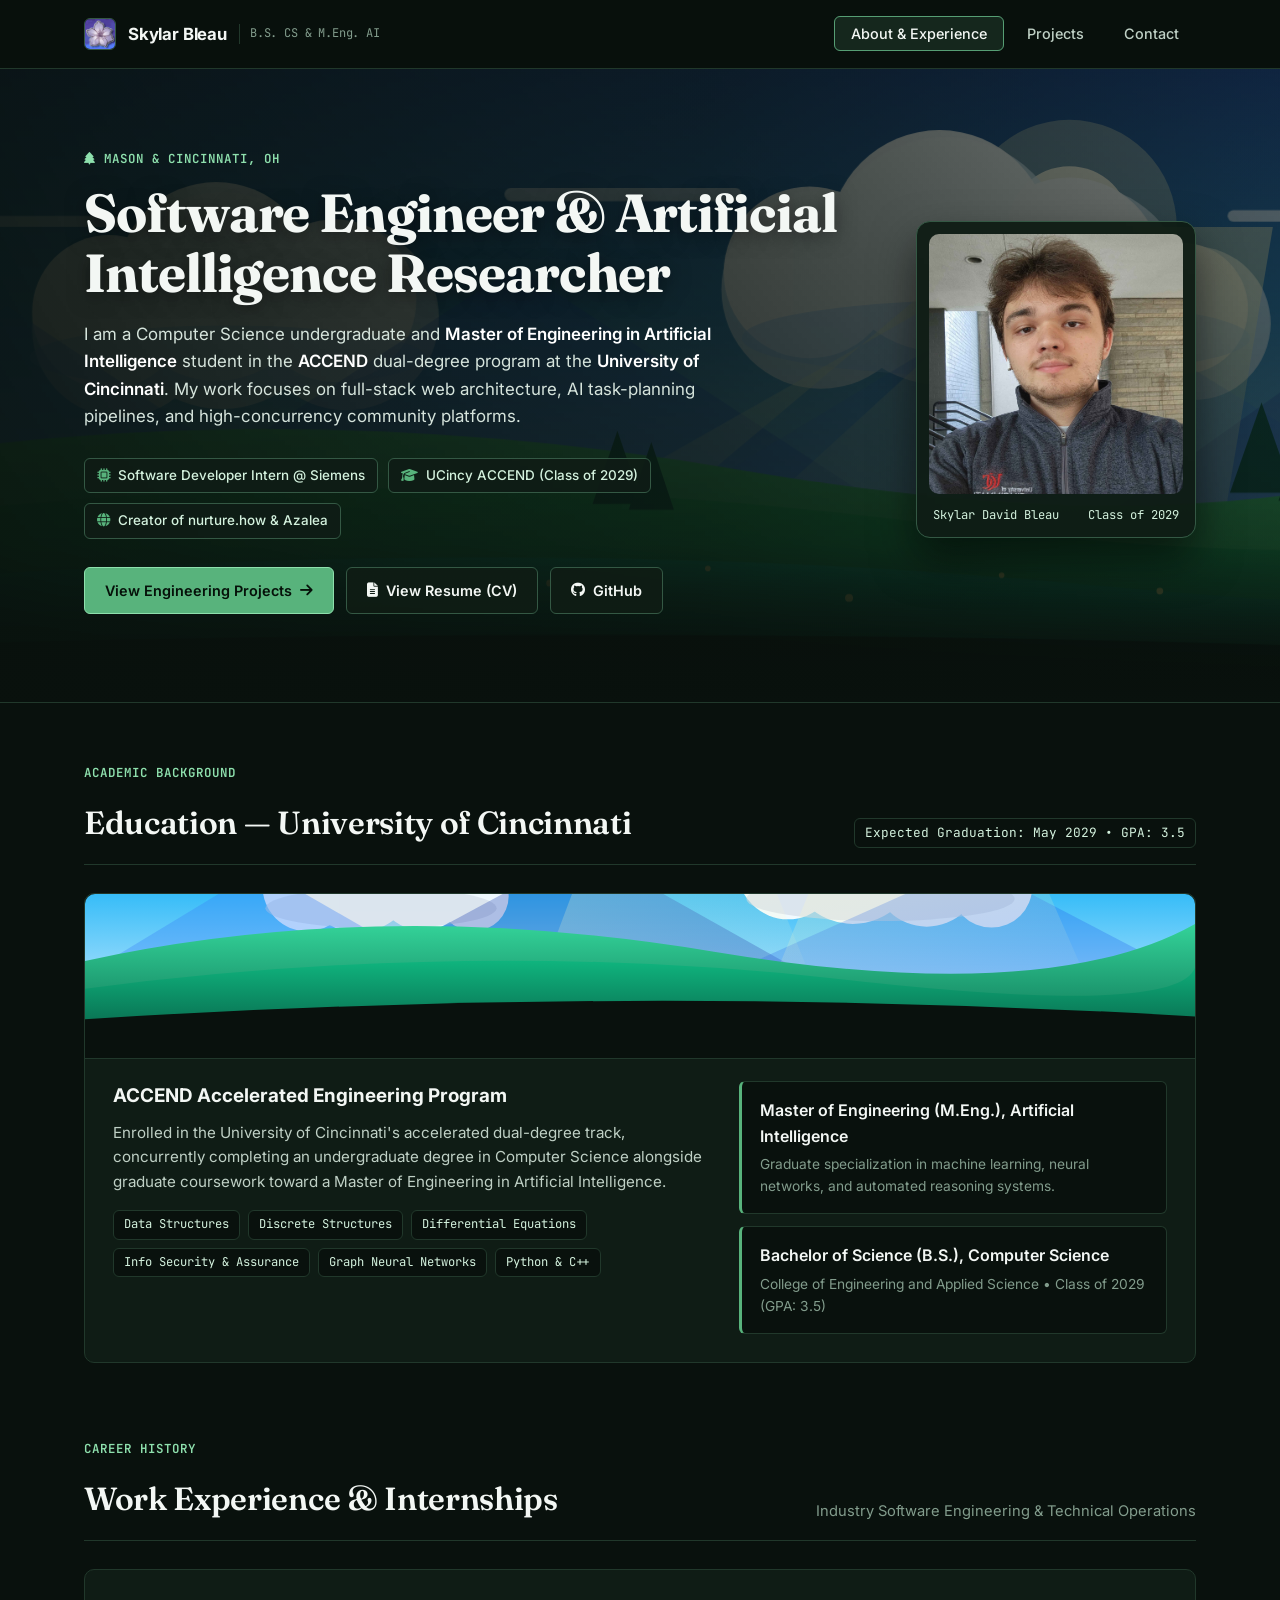
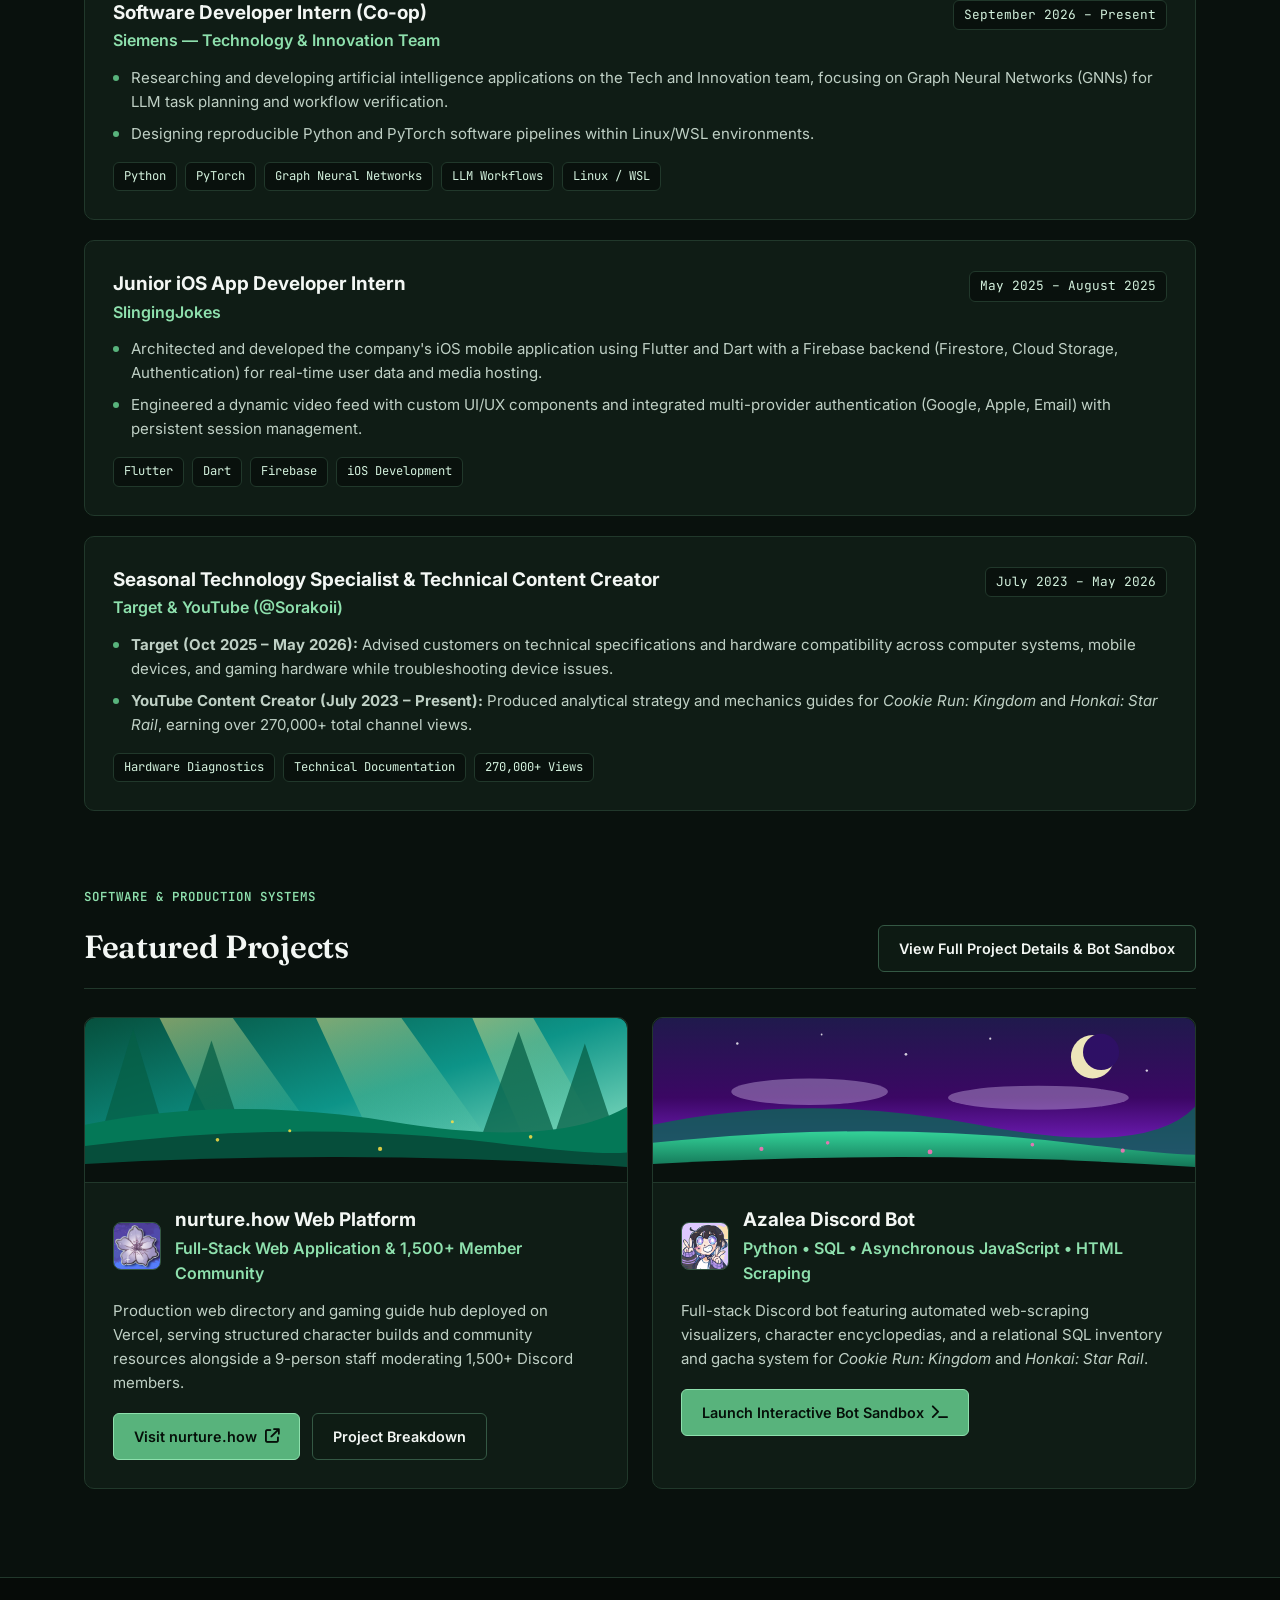
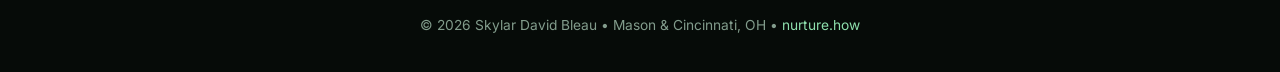
<file: index.html>
<!DOCTYPE html>
<html lang="en">
<head>
  <meta charset="UTF-8">
  <meta name="viewport" content="width=device-width, initial-scale=1.0">
  <title>Skylar Bleau | Software Engineer &amp; AI Researcher</title>
  <link rel="icon" type="image/png" href="Nurture_icon.png">
  <link rel="stylesheet" href="styles.css">
  <link rel="stylesheet" href="https://cdnjs.cloudflare.com/ajax/libs/font-awesome/6.5.1/css/all.min.css">
</head>
<body>

  <!-- Top Navigation -->
  <header class="site-header">
    <nav class="nav-container">
      <a href="index.html" class="brand">
        <img src="Nurture_icon.png" alt="Skylar Bleau Logo" width="32" height="32">
        <span>Skylar Bleau</span>
        <span class="brand-meta">B.S. CS &amp; M.Eng. AI</span>
      </a>
      <ul class="nav-links">
        <li><a href="index.html" class="nav-link active">About &amp; Experience</a></li>
        <li><a href="projects.html" class="nav-link">Projects</a></li>
        <li><a href="contact.html" class="nav-link">Contact</a></li>
      </ul>
    </nav>
  </header>

  <!-- Anime-Esque Illustrated Meadow, Cumulus Sky & Evergreen Horizon Banner -->
  <section class="meadow-banner">
    <svg class="anime-backdrop-svg" viewBox="0 0 1600 560" preserveAspectRatio="xMidYMid slice" xmlns="http://www.w3.org/2000/svg">
      <defs>
        <linearGradient id="animeSky" x1="0" y1="0" x2="0" y2="1">
          <stop offset="0%" stop-color="#173b7a"/>
          <stop offset="38%" stop-color="#2978b5"/>
          <stop offset="72%" stop-color="#7dd3fc"/>
          <stop offset="92%" stop-color="#d9f99d"/>
          <stop offset="100%" stop-color="#fef08a"/>
        </linearGradient>
        <linearGradient id="sunRay" x1="0.8" y1="0" x2="0.2" y2="1">
          <stop offset="0%" stop-color="#fef9c3" stop-opacity="0.48"/>
          <stop offset="100%" stop-color="#a7f3d0" stop-opacity="0"/>
        </linearGradient>
        <linearGradient id="meadowFar" x1="0" y1="0" x2="0" y2="1">
          <stop offset="0%" stop-color="#4ade80"/>
          <stop offset="100%" stop-color="#15803d"/>
        </linearGradient>
        <linearGradient id="meadowMid" x1="0" y1="0" x2="0" y2="1">
          <stop offset="0%" stop-color="#22c55e"/>
          <stop offset="100%" stop-color="#065f46"/>
        </linearGradient>
        <linearGradient id="meadowNear" x1="0" y1="0" x2="0" y2="1">
          <stop offset="0%" stop-color="#10b981"/>
          <stop offset="100%" stop-color="#09110d"/>
        </linearGradient>
      </defs>

      <!-- Sky Base -->
      <rect width="1600" height="560" fill="url(#animeSky)"/>

      <!-- Glowing Sun & Halo -->
      <circle cx="1180" cy="140" r="95" fill="#fef9c3" opacity="0.35"/>
      <circle cx="1180" cy="140" r="54" fill="#fffbeb" opacity="0.92"/>

      <!-- Drifting Anime Cumulus Cloud Bank (Back) -->
      <g class="cloud-drift-slow">
        <g fill="#e0f2fe" opacity="0.75">
          <circle cx="340" cy="230" r="78"/>
          <circle cx="430" cy="205" r="96"/>
          <circle cx="540" cy="220" r="82"/>
          <circle cx="960" cy="195" r="88"/>
          <circle cx="1070" cy="170" r="110"/>
          <circle cx="1190" cy="195" r="92"/>
          <circle cx="1290" cy="225" r="68"/>
        </g>
        <!-- Cloud Sunlit Tops -->
        <g fill="#ffffff" opacity="0.96">
          <circle cx="330" cy="215" r="68"/>
          <circle cx="425" cy="188" r="88"/>
          <circle cx="530" cy="205" r="72"/>
          <circle cx="950" cy="180" r="76"/>
          <circle cx="1065" cy="152" r="98"/>
          <circle cx="1180" cy="178" r="82"/>
          <circle cx="1280" cy="212" r="58"/>
        </g>
        <!-- Cloud Lavender-Blue Cel Shadows -->
        <g fill="#93c5fd" opacity="0.45">
          <ellipse cx="435" cy="255" rx="175" ry="28"/>
          <ellipse cx="1115" cy="238" rx="225" ry="34"/>
        </g>
      </g>

      <!-- Distant Atmospheric Mountain Range -->
      <polygon points="0,390 240,210 510,390" fill="#2563eb" opacity="0.32"/>
      <polygon points="360,390 690,175 1020,390" fill="#1d4ed8" opacity="0.35"/>
      <polygon points="820,390 1160,185 1490,390" fill="#3b82f6" opacity="0.28"/>
      <polygon points="1220,390 1460,220 1600,340 1600,390" fill="#1e40af" opacity="0.3"/>

      <!-- Drifting Cloud Ribbons (Mid) -->
      <g class="cloud-drift-fast" fill="#ffffff" opacity="0.65">
        <rect x="180" y="130" width="160" height="10" rx="5"/>
        <rect x="680" y="105" width="210" height="12" rx="6"/>
        <rect x="1320" y="125" width="180" height="10" rx="5"/>
      </g>

      <!-- Diagonal Sunbeams (Komorebi) -->
      <polygon points="1180,140 1280,140 940,560 720,560" fill="url(#sunRay)"/>
      <polygon points="1180,140 1360,140 1290,560 1060,560" fill="url(#sunRay)"/>
      <polygon points="1180,140 1120,140 620,560 440,560" fill="url(#sunRay)"/>

      <!-- Sunlit Rolling Meadow Hills -->
      <path d="M0,370 Q420,275 890,355 T1600,310 L1600,560 L0,560 Z" fill="url(#meadowFar)"/>
      <path d="M0,415 Q520,335 1040,400 T1600,365 L1600,560 L0,560 Z" fill="url(#meadowMid)"/>

      <!-- Evergreen Pine Tree Clusters Along the Meadow Ridge -->
      <g fill="#064e3b" opacity="0.9">
        <polygon points="780,320 758,385 802,385"/>
        <polygon points="810,330 790,390 830,390"/>
        <polygon points="1350,295 1322,375 1378,375"/>
        <polygon points="1390,310 1365,382 1415,382"/>
        <polygon points="1430,285 1400,375 1460,375"/>
        <polygon points="1475,305 1450,382 1500,382"/>
      </g>

      <!-- Foreground Meadow & Sunlit Wildflower Dots -->
      <path d="M0,465 Q640,405 1180,455 T1600,435 L1600,560 L0,560 Z" fill="url(#meadowNear)"/>
      <g fill="#fef08a" opacity="0.85">
        <circle cx="720" cy="455" r="3"/>
        <circle cx="860" cy="442" r="2.5"/>
        <circle cx="985" cy="468" r="3.5"/>
        <circle cx="1120" cy="448" r="2.5"/>
        <circle cx="1260" cy="462" r="3"/>
        <circle cx="1410" cy="450" r="3.5"/>
      </g>
      <path d="M0,515 Q800,485 1600,518 L1600,560 L0,560 Z" fill="#09110d"/>
    </svg>

    <div class="meadow-scrim"></div>

    <div class="hero-inner">
      <div>
        <span class="kicker"><i class="fa-solid fa-tree"></i> Mason &amp; Cincinnati, OH</span>
        <h1 class="hero-title">Software Engineer &amp; Artificial Intelligence Researcher</h1>
        <p class="hero-lead">
          I am a Computer Science undergraduate and <strong>Master of Engineering in Artificial Intelligence</strong> student in the <strong>ACCEND</strong> dual-degree program at the <strong>University of Cincinnati</strong>. My work focuses on full-stack web architecture, AI task-planning pipelines, and high-concurrency community platforms.
        </p>

        <div class="meta-strip">
          <span class="meta-item"><i class="fa-solid fa-microchip"></i> Software Developer Intern @ Siemens</span>
          <span class="meta-item"><i class="fa-solid fa-graduation-cap"></i> UCincy ACCEND (Class of 2029)</span>
          <span class="meta-item"><i class="fa-solid fa-globe"></i> Creator of nurture.how &amp; Azalea</span>
        </div>

        <div class="btn-row">
          <a href="projects.html" class="btn btn-primary">
            View Engineering Projects <i class="fa-solid fa-arrow-right"></i>
          </a>
          <a href="resume_skylarbleau.jpg" target="_blank" class="btn btn-outline">
            <i class="fa-solid fa-file-lines"></i> View Resume (CV)
          </a>
          <a href="https://github.com/Sorakois" target="_blank" rel="noopener" class="btn btn-outline">
            <i class="fa-brands fa-github"></i> GitHub
          </a>
        </div>
      </div>

      <div class="portrait-card">
        <img src="meself.jpg" alt="Skylar Bleau" width="256" height="260">
        <div class="portrait-caption">
          <span>Skylar David Bleau</span>
          <span>Class of 2029</span>
        </div>
      </div>
    </div>
  </section>

  <main class="container">
    <!-- Education Section -->
    <section class="section reveal">
      <div class="section-header">
        <div>
          <span class="kicker">Academic Background</span>
          <h2 class="section-title">Education — University of Cincinnati</h2>
        </div>
        <span class="exp-date">Expected Graduation: May 2029 • GPA: 3.5</span>
      </div>

      <div class="card">
        <div class="card-photo-banner"></div>
        <div class="edu-grid">
          <div>
            <h3 class="exp-role" style="margin-bottom: 10px;">ACCEND Accelerated Engineering Program</h3>
            <p style="color: var(--text-body); font-size: 0.95rem; margin-bottom: 16px;">
              Enrolled in the University of Cincinnati's accelerated dual-degree track, concurrently completing an undergraduate degree in Computer Science alongside graduate coursework toward a Master of Engineering in Artificial Intelligence.
            </p>
            <div class="tag-list">
              <span class="tag">Data Structures</span>
              <span class="tag">Discrete Structures</span>
              <span class="tag">Differential Equations</span>
              <span class="tag">Info Security &amp; Assurance</span>
              <span class="tag">Graph Neural Networks</span>
              <span class="tag">Python &amp; C++</span>
            </div>
          </div>

          <div>
            <div class="degree-box">
              <h4>Master of Engineering (M.Eng.), Artificial Intelligence</h4>
              <p>Graduate specialization in machine learning, neural networks, and automated reasoning systems.</p>
            </div>
            <div class="degree-box">
              <h4>Bachelor of Science (B.S.), Computer Science</h4>
              <p>College of Engineering and Applied Science • Class of 2029 (GPA: 3.5)</p>
            </div>
          </div>
        </div>
      </div>
    </section>

    <!-- Work Experience Section -->
    <section class="section reveal">
      <div class="section-header">
        <div>
          <span class="kicker">Career History</span>
          <h2 class="section-title">Work Experience &amp; Internships</h2>
        </div>
        <span class="section-subtitle">Industry Software Engineering &amp; Technical Operations</span>
      </div>

      <div class="exp-list">
        <!-- Siemens -->
        <article class="card">
          <div class="exp-header">
            <div>
              <h3 class="exp-role">Software Developer Intern (Co-op)</h3>
              <span class="exp-org">Siemens — Technology &amp; Innovation Team</span>
            </div>
            <span class="exp-date">September 2026 – Present</span>
          </div>
          <ul class="clean-list">
            <li>Researching and developing artificial intelligence applications on the Tech and Innovation team, focusing on Graph Neural Networks (GNNs) for LLM task planning and workflow verification.</li>
            <li>Designing reproducible Python and PyTorch software pipelines within Linux/WSL environments.</li>
          </ul>
          <div class="tag-list">
            <span class="tag">Python</span>
            <span class="tag">PyTorch</span>
            <span class="tag">Graph Neural Networks</span>
            <span class="tag">LLM Workflows</span>
            <span class="tag">Linux / WSL</span>
          </div>
        </article>

        <!-- SlingingJokes -->
        <article class="card">
          <div class="exp-header">
            <div>
              <h3 class="exp-role">Junior iOS App Developer Intern</h3>
              <span class="exp-org">SlingingJokes</span>
            </div>
            <span class="exp-date">May 2025 – August 2025</span>
          </div>
          <ul class="clean-list">
            <li>Architected and developed the company's iOS mobile application using Flutter and Dart with a Firebase backend (Firestore, Cloud Storage, Authentication) for real-time user data and media hosting.</li>
            <li>Engineered a dynamic video feed with custom UI/UX components and integrated multi-provider authentication (Google, Apple, Email) with persistent session management.</li>
          </ul>
          <div class="tag-list">
            <span class="tag">Flutter</span>
            <span class="tag">Dart</span>
            <span class="tag">Firebase</span>
            <span class="tag">iOS Development</span>
          </div>
        </article>

        <!-- Target & Content Creation -->
        <article class="card">
          <div class="exp-header">
            <div>
              <h3 class="exp-role">Seasonal Technology Specialist &amp; Technical Content Creator</h3>
              <span class="exp-org">Target &amp; YouTube (@Sorakoii)</span>
            </div>
            <span class="exp-date">July 2023 – May 2026</span>
          </div>
          <ul class="clean-list">
            <li><strong>Target (Oct 2025 – May 2026):</strong> Advised customers on technical specifications and hardware compatibility across computer systems, mobile devices, and gaming hardware while troubleshooting device issues.</li>
            <li><strong>YouTube Content Creator (July 2023 – Present):</strong> Produced analytical strategy and mechanics guides for <em>Cookie Run: Kingdom</em> and <em>Honkai: Star Rail</em>, earning over 270,000+ total channel views.</li>
          </ul>
          <div class="tag-list">
            <span class="tag">Hardware Diagnostics</span>
            <span class="tag">Technical Documentation</span>
            <span class="tag">270,000+ Views</span>
          </div>
        </article>
      </div>
    </section>

    <!-- Core Projects Summary -->
    <section class="section reveal">
      <div class="section-header">
        <div>
          <span class="kicker">Software &amp; Production Systems</span>
          <h2 class="section-title">Featured Projects</h2>
        </div>
        <a href="projects.html" class="btn btn-outline">View Full Project Details &amp; Bot Sandbox</a>
      </div>

      <div class="grid-2">
        <div class="card">
          <div class="card-photo-banner forest-scene"></div>
          <div style="display: flex; align-items: center; gap: 14px; margin-bottom: 12px;">
            <img src="Nurture_icon.png" alt="Nurture Icon" width="48" height="48" style="border-radius: 8px; border: 1px solid var(--border-strong);">
            <div>
              <h3 class="exp-role">nurture.how Web Platform</h3>
              <span class="exp-org">Full-Stack Web Application &amp; 1,500+ Member Community</span>
            </div>
          </div>
          <p style="color: var(--text-body); font-size: 0.94rem; margin-bottom: 18px;">
            Production web directory and gaming guide hub deployed on Vercel, serving structured character builds and community resources alongside a 9-person staff moderating 1,500+ Discord members.
          </p>
          <div class="btn-row">
            <a href="https://nurture.how" target="_blank" rel="noopener" class="btn btn-primary">
              Visit nurture.how <i class="fa-solid fa-arrow-up-right-from-square"></i>
            </a>
            <a href="projects.html" class="btn btn-outline">Project Breakdown</a>
          </div>
        </div>

        <div class="card">
          <div class="card-photo-banner twilight-scene"></div>
          <div style="display: flex; align-items: center; gap: 14px; margin-bottom: 12px;">
            <img src="Azalea.PNG" alt="Azalea Bot" width="48" height="48" style="border-radius: 8px; object-fit: cover; border: 1px solid var(--border-strong);">
            <div>
              <h3 class="exp-role">Azalea Discord Bot</h3>
              <span class="exp-org">Python • SQL • Asynchronous JavaScript • HTML Scraping</span>
            </div>
          </div>
          <p style="color: var(--text-body); font-size: 0.94rem; margin-bottom: 18px;">
            Full-stack Discord bot featuring automated web-scraping visualizers, character encyclopedias, and a relational SQL inventory and gacha system for <em>Cookie Run: Kingdom</em> and <em>Honkai: Star Rail</em>.
          </p>
          <div class="btn-row">
            <a href="projects.html#azalea-bot-sandbox" class="btn btn-primary">
              Launch Interactive Bot Sandbox <i class="fa-solid fa-terminal"></i>
            </a>
          </div>
        </div>
      </div>
    </section>
  </main>

  <footer class="site-footer">
    <p>© 2026 Skylar David Bleau • Mason &amp; Cincinnati, OH • <a href="https://nurture.how" style="color: var(--meadow-light);">nurture.how</a></p>
  </footer>

  <script>
    const observer = new IntersectionObserver((entries) => {
      entries.forEach(entry => {
        if (entry.isIntersecting) {
          entry.target.classList.add('visible');
          observer.unobserve(entry.target);
        }
      });
    }, { threshold: 0.08 });
    document.querySelectorAll('.reveal').forEach(el => observer.observe(el));
  </script>
</body>
</html>
</file>
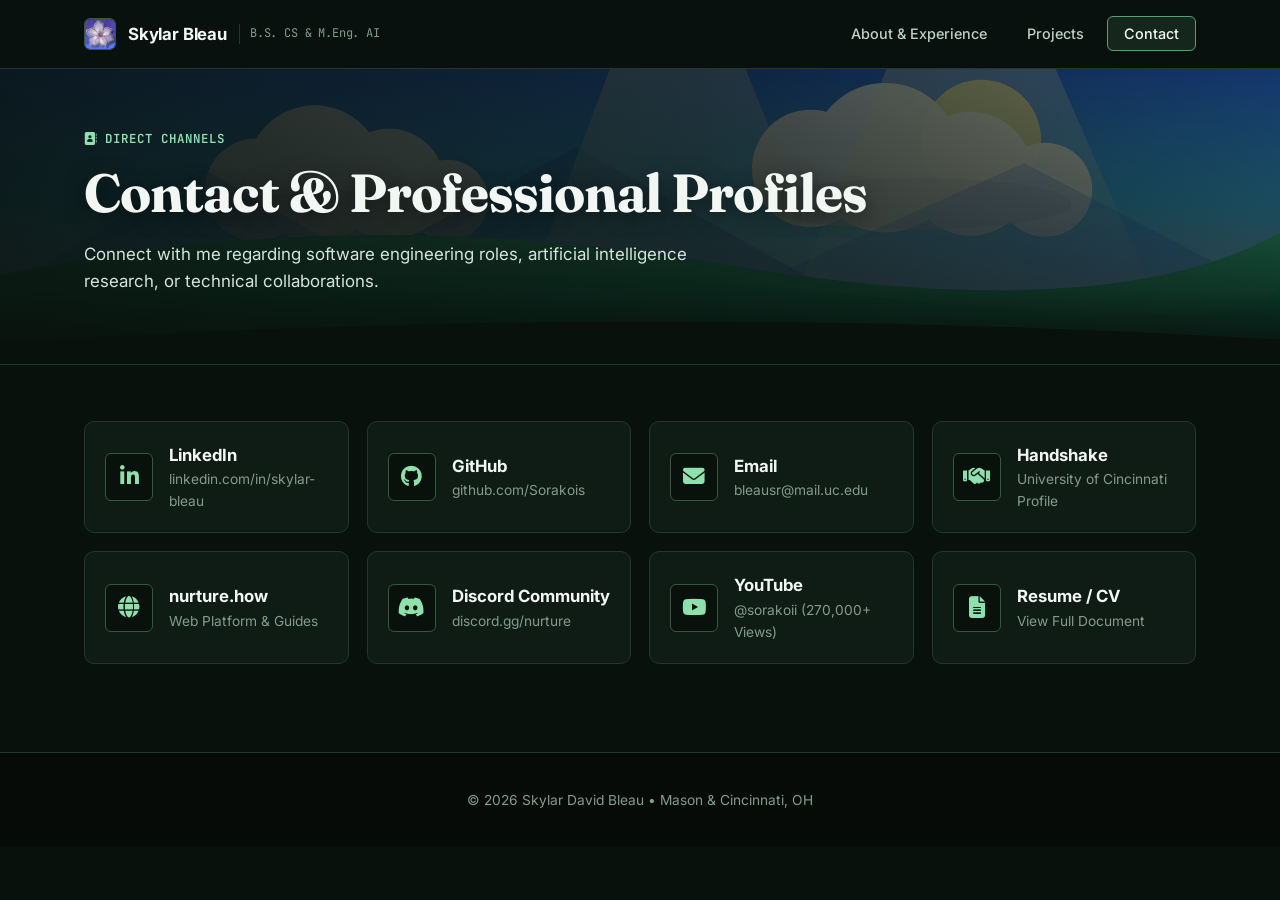
<file: contact.html>
<!DOCTYPE html>
<html lang="en">
<head>
  <meta charset="UTF-8">
  <meta name="viewport" content="width=device-width, initial-scale=1.0">
  <title>Contact | Skylar Bleau</title>
  <link rel="icon" type="image/png" href="Nurture_icon.png">
  <link rel="stylesheet" href="styles.css">
  <link rel="stylesheet" href="https://cdnjs.cloudflare.com/ajax/libs/font-awesome/6.5.1/css/all.min.css">
</head>
<body>

  <header class="site-header">
    <nav class="nav-container">
      <a href="index.html" class="brand">
        <img src="Nurture_icon.png" alt="Skylar Bleau Logo" width="32" height="32">
        <span>Skylar Bleau</span>
        <span class="brand-meta">B.S. CS &amp; M.Eng. AI</span>
      </a>
      <ul class="nav-links">
        <li><a href="index.html" class="nav-link">About &amp; Experience</a></li>
        <li><a href="projects.html" class="nav-link">Projects</a></li>
        <li><a href="contact.html" class="nav-link active">Contact</a></li>
      </ul>
    </nav>
  </header>

  <section class="meadow-banner" style="background-image: var(--scene-alpine-meadow); background-size: cover; background-position: center;">
    <div class="meadow-scrim"></div>
    <div class="hero-inner" style="grid-template-columns: 1fr; padding: 56px 24px 68px;">
      <div>
        <span class="kicker"><i class="fa-solid fa-address-book"></i> Direct Channels</span>
        <h1 class="hero-title">Contact &amp; Professional Profiles</h1>
        <p class="hero-lead" style="margin-bottom: 0;">
          Connect with me regarding software engineering roles, artificial intelligence research, or technical collaborations.
        </p>
      </div>
    </div>
  </section>

  <main class="container">
    <div class="contact-grid reveal visible">
      <!-- LinkedIn -->
      <a href="https://www.linkedin.com/in/skylar-bleau" target="_blank" rel="noopener" class="card contact-item">
        <div class="contact-icon"><i class="fa-brands fa-linkedin-in"></i></div>
        <div>
          <h2 class="exp-role" style="font-size: 1.05rem;">LinkedIn</h2>
          <p style="color: var(--text-muted); font-size: 0.86rem;">linkedin.com/in/skylar-bleau</p>
        </div>
      </a>

      <!-- GitHub -->
      <a href="https://github.com/Sorakois" target="_blank" rel="noopener" class="card contact-item">
        <div class="contact-icon"><i class="fa-brands fa-github"></i></div>
        <div>
          <h2 class="exp-role" style="font-size: 1.05rem;">GitHub</h2>
          <p style="color: var(--text-muted); font-size: 0.86rem;">github.com/Sorakois</p>
        </div>
      </a>

      <!-- Email -->
      <a href="mailto:bleausr@mail.uc.edu" class="card contact-item">
        <div class="contact-icon"><i class="fa-solid fa-envelope"></i></div>
        <div>
          <h2 class="exp-role" style="font-size: 1.05rem;">Email</h2>
          <p style="color: var(--text-muted); font-size: 0.86rem;">bleausr@mail.uc.edu</p>
        </div>
      </a>

      <!-- Handshake -->
      <a href="https://uc.joinhandshake.com/profiles/ctnquc" target="_blank" rel="noopener" class="card contact-item">
        <div class="contact-icon"><i class="fa-solid fa-handshake"></i></div>
        <div>
          <h2 class="exp-role" style="font-size: 1.05rem;">Handshake</h2>
          <p style="color: var(--text-muted); font-size: 0.86rem;">University of Cincinnati Profile</p>
        </div>
      </a>

      <!-- nurture.how -->
      <a href="https://nurture.how" target="_blank" rel="noopener" class="card contact-item">
        <div class="contact-icon"><i class="fa-solid fa-globe"></i></div>
        <div>
          <h2 class="exp-role" style="font-size: 1.05rem;">nurture.how</h2>
          <p style="color: var(--text-muted); font-size: 0.86rem;">Web Platform &amp; Guides</p>
        </div>
      </a>

      <!-- Discord -->
      <a href="https://discord.gg/nurture" target="_blank" rel="noopener" class="card contact-item">
        <div class="contact-icon"><i class="fa-brands fa-discord"></i></div>
        <div>
          <h2 class="exp-role" style="font-size: 1.05rem;">Discord Community</h2>
          <p style="color: var(--text-muted); font-size: 0.86rem;">discord.gg/nurture</p>
        </div>
      </a>

      <!-- YouTube -->
      <a href="https://www.youtube.com/@sorakoii" target="_blank" rel="noopener" class="card contact-item">
        <div class="contact-icon"><i class="fa-brands fa-youtube"></i></div>
        <div>
          <h2 class="exp-role" style="font-size: 1.05rem;">YouTube</h2>
          <p style="color: var(--text-muted); font-size: 0.86rem;">@sorakoii (270,000+ Views)</p>
        </div>
      </a>

      <!-- Resume -->
      <a href="resume_skylarbleau.jpg" target="_blank" class="card contact-item">
        <div class="contact-icon"><i class="fa-solid fa-file-lines"></i></div>
        <div>
          <h2 class="exp-role" style="font-size: 1.05rem;">Resume / CV</h2>
          <p style="color: var(--text-muted); font-size: 0.86rem;">View Full Document</p>
        </div>
      </a>
    </div>
  </main>

  <footer class="site-footer">
    <p>© 2026 Skylar David Bleau • Mason &amp; Cincinnati, OH</p>
  </footer>

</body>
</html>
</file>
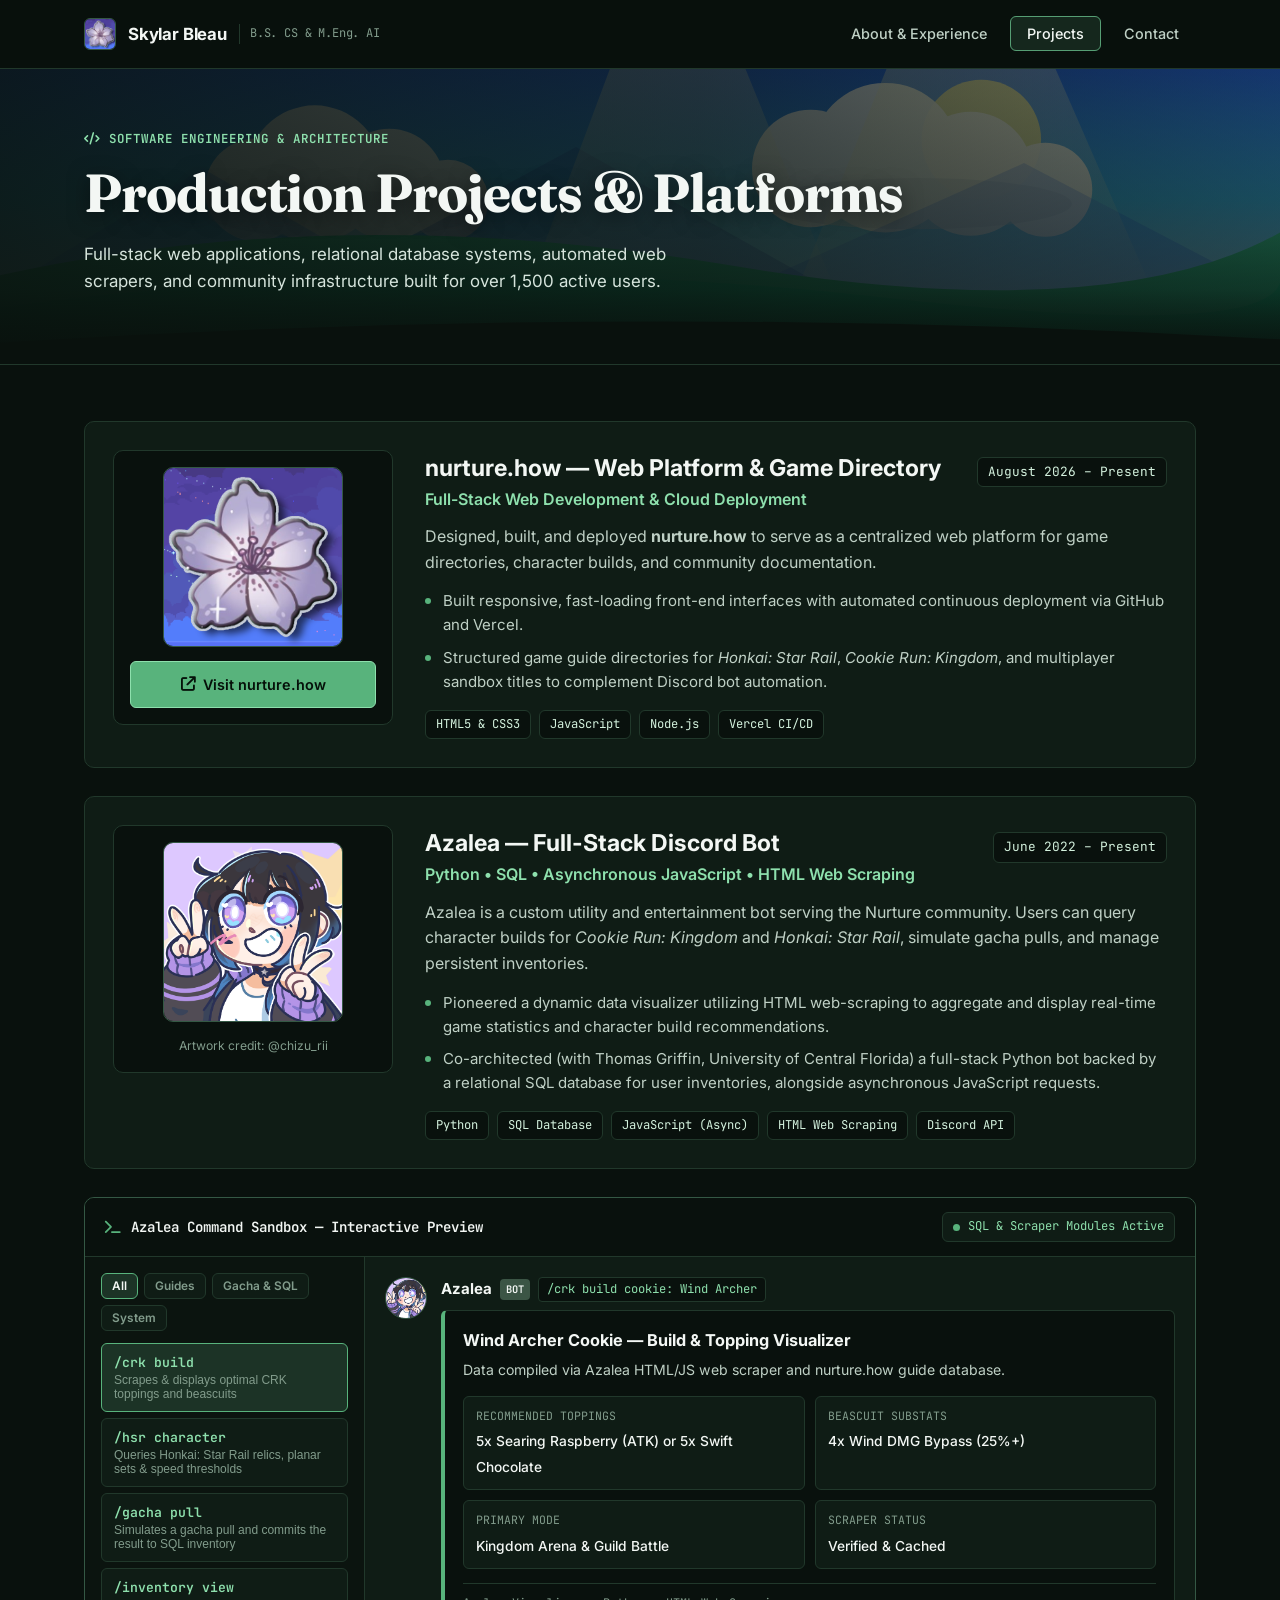
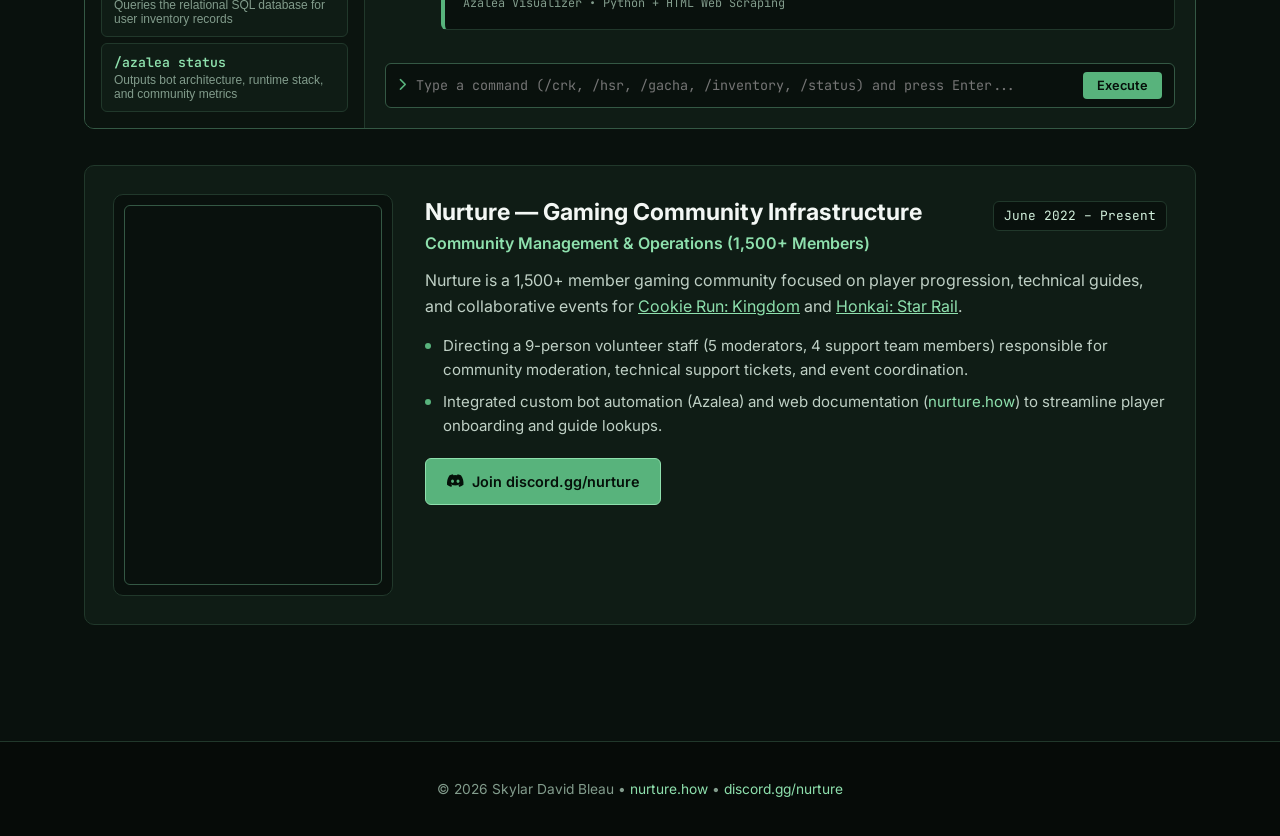
<file: projects.html>
<!DOCTYPE html>
<html lang="en">
<head>
  <meta charset="UTF-8">
  <meta name="viewport" content="width=device-width, initial-scale=1.0">
  <title>Projects | Skylar Bleau</title>
  <link rel="icon" type="image/png" href="Nurture_icon.png">
  <link rel="stylesheet" href="styles.css">
  <link rel="stylesheet" href="https://cdnjs.cloudflare.com/ajax/libs/font-awesome/6.5.1/css/all.min.css">
</head>
<body>

  <header class="site-header">
    <nav class="nav-container">
      <a href="index.html" class="brand">
        <img src="Nurture_icon.png" alt="Skylar Bleau Logo" width="32" height="32">
        <span>Skylar Bleau</span>
        <span class="brand-meta">B.S. CS &amp; M.Eng. AI</span>
      </a>
      <ul class="nav-links">
        <li><a href="index.html" class="nav-link">About &amp; Experience</a></li>
        <li><a href="projects.html" class="nav-link active">Projects</a></li>
        <li><a href="contact.html" class="nav-link">Contact</a></li>
      </ul>
    </nav>
  </header>

  <!-- Anime-Esque Illustrated Subpage Banner -->
  <section class="meadow-banner" style="background-image: var(--scene-alpine-meadow); background-size: cover; background-position: center;">
    <div class="meadow-scrim"></div>
    <div class="hero-inner" style="grid-template-columns: 1fr; padding: 56px 24px 68px;">
      <div>
        <span class="kicker"><i class="fa-solid fa-code"></i> Software Engineering &amp; Architecture</span>
        <h1 class="hero-title">Production Projects &amp; Platforms</h1>
        <p class="hero-lead" style="margin-bottom: 0;">
          Full-stack web applications, relational database systems, automated web scrapers, and community infrastructure built for over 1,500 active users.
        </p>
      </div>
    </div>
  </section>

  <main class="container">

    <!-- PROJECT 1: NURTURE.HOW -->
    <section class="card project-row reveal">
      <div class="project-media-box">
        <img src="Nurture_icon.png" alt="nurture.how Platform" class="project-thumb" width="180" height="180">
        <a href="https://nurture.how" target="_blank" rel="noopener" class="btn btn-primary" style="width: 100%; justify-content: center;">
          <i class="fa-solid fa-arrow-up-right-from-square"></i> Visit nurture.how
        </a>
      </div>

      <div>
        <div class="exp-header">
          <div>
            <h2 class="exp-role" style="font-size: 1.45rem;">nurture.how — Web Platform &amp; Game Directory</h2>
            <span class="exp-org">Full-Stack Web Development &amp; Cloud Deployment</span>
          </div>
          <span class="exp-date">August 2026 – Present</span>
        </div>
        <p style="color: var(--text-body); margin-bottom: 14px;">
          Designed, built, and deployed <strong>nurture.how</strong> to serve as a centralized web platform for game directories, character builds, and community documentation.
        </p>
        <ul class="clean-list">
          <li>Built responsive, fast-loading front-end interfaces with automated continuous deployment via GitHub and Vercel.</li>
          <li>Structured game guide directories for <em>Honkai: Star Rail</em>, <em>Cookie Run: Kingdom</em>, and multiplayer sandbox titles to complement Discord bot automation.</li>
        </ul>
        <div class="tag-list">
          <span class="tag">HTML5 &amp; CSS3</span>
          <span class="tag">JavaScript</span>
          <span class="tag">Node.js</span>
          <span class="tag">Vercel CI/CD</span>
        </div>
      </div>
    </section>

    <!-- PROJECT 2: AZALEA DISCORD BOT -->
    <section class="card project-row reveal">
      <div class="project-media-box">
        <a href="https://www.instagram.com/chizu_rii/" target="_blank" rel="noopener" title="Art by @chizu_rii">
          <img src="Azalea.PNG" alt="Azalea Bot Avatar" class="project-thumb" width="180" height="180">
        </a>
        <span style="font-size: 0.76rem; color: var(--text-muted);">Artwork credit: @chizu_rii</span>
      </div>

      <div>
        <div class="exp-header">
          <div>
            <h2 class="exp-role" style="font-size: 1.45rem;">Azalea — Full-Stack Discord Bot</h2>
            <span class="exp-org">Python • SQL • Asynchronous JavaScript • HTML Web Scraping</span>
          </div>
          <span class="exp-date">June 2022 – Present</span>
        </div>
        <p style="color: var(--text-body); margin-bottom: 14px;">
          Azalea is a custom utility and entertainment bot serving the Nurture community. Users can query character builds for <em>Cookie Run: Kingdom</em> and <em>Honkai: Star Rail</em>, simulate gacha pulls, and manage persistent inventories.
        </p>
        <ul class="clean-list">
          <li>Pioneered a dynamic data visualizer utilizing HTML web-scraping to aggregate and display real-time game statistics and character build recommendations.</li>
          <li>Co-architected (with Thomas Griffin, University of Central Florida) a full-stack Python bot backed by a relational SQL database for user inventories, alongside asynchronous JavaScript requests.</li>
        </ul>
        <div class="tag-list">
          <span class="tag">Python</span>
          <span class="tag">SQL Database</span>
          <span class="tag">JavaScript (Async)</span>
          <span class="tag">HTML Web Scraping</span>
          <span class="tag">Discord API</span>
        </div>
      </div>
    </section>

    <!-- INTERACTIVE AZALEA COMMAND SANDBOX -->
    <section id="azalea-bot-sandbox" class="sandbox-wrapper reveal">
      <div class="sandbox-header">
        <div class="sandbox-title">
          <i class="fa-solid fa-terminal" style="color: var(--meadow-green);"></i>
          <span>Azalea Command Sandbox — Interactive Preview</span>
        </div>
        <div class="sandbox-badge">
          <span class="status-indicator"></span>
          <span>SQL &amp; Scraper Modules Active</span>
        </div>
      </div>

      <div class="sandbox-grid">
        <aside class="sandbox-sidebar">
          <div class="filter-tabs" id="sim-category-filters"></div>
          <div class="cmd-list" id="sim-command-list"></div>
        </aside>

        <div class="sandbox-main">
          <div id="sim-output"></div>

          <form class="sandbox-input-form" id="sim-form" autocomplete="off">
            <i class="fa-solid fa-chevron-right" style="color: var(--meadow-green); font-size: 0.8rem;"></i>
            <input
              type="text"
              id="sim-input"
              placeholder="Type a command (/crk, /hsr, /gacha, /inventory, /status) and press Enter..."
            >
            <button type="submit" class="sandbox-btn">Execute</button>
          </form>
        </div>
      </div>
    </section>

    <!-- PROJECT 3: NURTURE COMMUNITY & LIVE DISCORD WIDGET -->
    <section class="card project-row reveal">
      <div class="project-media-box" style="padding: 10px;">
        <iframe
          class="discord-widget-frame"
          src="https://discord.com/widget?id=996903185685946490&theme=dark"
          allowtransparency="true"
          frameborder="0"
          sandbox="allow-popups allow-popups-to-escape-sandbox allow-same-origin allow-scripts"
          loading="lazy"
          title="Nurture Discord Server">
        </iframe>
      </div>

      <div>
        <div class="exp-header">
          <div>
            <h2 class="exp-role" style="font-size: 1.45rem;">Nurture — Gaming Community Infrastructure</h2>
            <span class="exp-org">Community Management &amp; Operations (1,500+ Members)</span>
          </div>
          <span class="exp-date">June 2022 – Present</span>
        </div>
        <p style="color: var(--text-body); margin-bottom: 14px;">
          Nurture is a 1,500+ member gaming community focused on player progression, technical guides, and collaborative events for <a href="https://www.cookierun-kingdom.com/en/" target="_blank" rel="noopener" style="color: var(--meadow-light); text-decoration: underline;">Cookie Run: Kingdom</a> and <a href="https://hsr.hoyoverse.com/en-us/" target="_blank" rel="noopener" style="color: var(--meadow-light); text-decoration: underline;">Honkai: Star Rail</a>.
        </p>
        <ul class="clean-list">
          <li>Directing a 9-person volunteer staff (5 moderators, 4 support team members) responsible for community moderation, technical support tickets, and event coordination.</li>
          <li>Integrated custom bot automation (Azalea) and web documentation (<a href="https://nurture.how" target="_blank" rel="noopener" style="color: var(--meadow-light);">nurture.how</a>) to streamline player onboarding and guide lookups.</li>
        </ul>
        <div class="btn-row" style="margin-top: 20px;">
          <a href="https://discord.gg/nurture" target="_blank" rel="noopener" class="btn btn-primary">
            <i class="fa-brands fa-discord"></i> Join discord.gg/nurture
          </a>
        </div>
      </div>
    </section>

  </main>

  <footer class="site-footer">
    <p>© 2026 Skylar David Bleau • <a href="https://nurture.how" style="color: var(--meadow-light);">nurture.how</a> • <a href="https://discord.gg/nurture" style="color: var(--meadow-light);">discord.gg/nurture</a></p>
  </footer>

  <script>
    (() => {
      const REMOTE_COMMANDS_URL = null;

      const sessionInventory = [
        { name: 'Wind Archer Cookie', rarity: 'Legendary', count: 2 },
        { name: 'Shadow Milk Cookie', rarity: 'Beast', count: 1 },
        { name: 'Mystic Flour Cookie', rarity: 'Beast', count: 1 }
      ];

      const gachaPool = [
        { name: 'Burning Spice Cookie', rarity: 'Beast (0.25%)', note: 'INSERT INTO user_inventory (+1 Unit)' },
        { name: 'Awakened Dark Cacao Cookie', rarity: 'Ancient+ (0.60%)', note: 'UPDATE user_inventory SET soulprisms = soulprisms + 20' },
        { name: 'Moonlight Cookie', rarity: 'Legendary (1.20%)', note: 'INSERT INTO user_inventory (+1 Unit)' },
        { name: 'Crème Brûlée Cookie', rarity: 'Epic (4.50%)', note: 'UPDATE user_inventory SET count = count + 1' },
        { name: 'Financier Cookie', rarity: 'Epic (4.50%)', note: 'UPDATE user_inventory SET count = count + 1' }
      ];

      let AZALEA_REGISTRY = [
        {
          id: 'crk-build',
          command: '/crk build',
          args: 'cookie: Wind Archer',
          category: 'Guides',
          description: 'Scrapes & displays optimal CRK toppings and beascuits',
          render: () => ({
            title: 'Wind Archer Cookie — Build & Topping Visualizer',
            desc: 'Data compiled via Azalea HTML/JS web scraper and nurture.how guide database.',
            fields: [
              { name: 'Recommended Toppings', value: '5x Searing Raspberry (ATK) or 5x Swift Chocolate' },
              { name: 'Beascuit Substats', value: '4x Wind DMG Bypass (25%+)' },
              { name: 'Primary Mode', value: 'Kingdom Arena & Guild Battle' },
              { name: 'Scraper Status', value: 'Verified & Cached' }
            ],
            footer: 'Azalea Visualizer • Python + HTML Web Scraping'
          })
        },
        {
          id: 'hsr-guide',
          command: '/hsr character',
          args: 'unit: Optimal Relic Setup',
          category: 'Guides',
          description: 'Queries Honkai: Star Rail relics, planar sets & speed thresholds',
          render: () => ({
            title: 'Honkai: Star Rail — Character Build Specification',
            desc: 'Relic set optimizations, speed breakpoints, and main/substat priorities.',
            fields: [
              { name: '4pc Relic Set', value: 'Scholar Lost in Erudition / Iron Cavalry' },
              { name: 'Speed Breakpoint', value: '134 SPD (2 Actions Cycle 0) / 160.1 SPD' },
              { name: 'Substat Priority', value: 'CRIT Rate & CRIT DMG > SPD > ATK%' },
              { name: 'Web Reference', value: 'Synced with nurture.how' }
            ],
            footer: 'Azalea HSR Module • Async JS + Python Backend'
          })
        },
        {
          id: 'gacha-pull',
          command: '/gacha pull',
          args: 'banner: Standard',
          category: 'Gacha & SQL',
          description: 'Simulates a gacha pull and commits the result to SQL inventory',
          actionLabel: 'Run /gacha pull Again',
          render: () => {
            const pull = gachaPool[Math.floor(Math.random() * gachaPool.length)];
            const existing = sessionInventory.find(i => i.name === pull.name);
            if (existing) {
              existing.count += 1;
            } else {
              sessionInventory.unshift({ name: pull.name, rarity: pull.rarity.split(' ')[0], count: 1 });
            }
            return {
              title: `Gacha Pull Result: ${pull.name}`,
              desc: 'Simulated gacha roll executed. Select /inventory view to inspect updated SQL records.',
              fields: [
                { name: 'Unit Acquired', value: pull.name },
                { name: 'Probability Tier', value: pull.rarity },
                { name: 'SQL Query Executed', value: pull.note },
                { name: 'Total Unique Units', value: `${sessionInventory.length} Units in Session DB` }
              ],
              footer: 'Azalea Gacha Engine • SQL Transaction Committed'
            };
          }
        },
        {
          id: 'inventory',
          command: '/inventory view',
          args: 'user: Skylar',
          category: 'Gacha & SQL',
          description: 'Queries the relational SQL database for user inventory records',
          render: () => ({
            title: 'SQL Database Inventory — User: Skylar',
            desc: 'Result of: SELECT unit_name, rarity, count FROM user_inventory WHERE user_id = 1',
            fields: sessionInventory.slice(0, 4).map(item => ({
              name: `${item.rarity} Tier`,
              value: `${item.name} (Qty: ${item.count})`
            })),
            footer: `Displaying ${Math.min(4, sessionInventory.length)} of ${sessionInventory.length} records`
          })
        },
        {
          id: 'status',
          command: '/azalea status',
          args: '--system',
          category: 'System',
          description: 'Outputs bot architecture, runtime stack, and community metrics',
          render: () => ({
            title: 'Azalea System Architecture & Status',
            desc: 'Co-architected by Skylar Bleau and Thomas Griffin for the Nurture Discord server.',
            fields: [
              { name: 'Backend Runtime', value: 'Python 3 + Discord.py API' },
              { name: 'Database Engine', value: 'Relational SQL (User Inventories)' },
              { name: 'Data Ingestion', value: 'Async JavaScript + HTML Web Scraping' },
              { name: 'Active Community', value: '1,500+ Members (discord.gg/nurture)' }
            ],
            footer: 'Status: Online • Connected to nurture.how'
          })
        }
      ];

      const categoryContainer = document.getElementById('sim-category-filters');
      const commandListContainer = document.getElementById('sim-command-list');
      const outputContainer = document.getElementById('sim-output');
      const form = document.getElementById('sim-form');
      const input = document.getElementById('sim-input');

      let activeCategory = 'All';
      let activeCommandId = AZALEA_REGISTRY[0].id;

      function renderFilters() {
        const categories = ['All', ...new Set(AZALEA_REGISTRY.map(c => c.category))];
        categoryContainer.innerHTML = '';
        categories.forEach(cat => {
          const btn = document.createElement('button');
          btn.type = 'button';
          btn.className = `filter-tab ${cat === activeCategory ? 'active' : ''}`;
          btn.textContent = cat;
          btn.addEventListener('click', () => {
            activeCategory = cat;
            renderFilters();
            renderCommandList();
          });
          categoryContainer.appendChild(btn);
        });
      }

      function renderCommandList() {
        commandListContainer.innerHTML = '';
        const list = activeCategory === 'All'
          ? AZALEA_REGISTRY
          : AZALEA_REGISTRY.filter(c => c.category === activeCategory);

        list.forEach(cmd => {
          const btn = document.createElement('button');
          btn.type = 'button';
          btn.className = `cmd-item-btn ${cmd.id === activeCommandId ? 'active' : ''}`;
          btn.innerHTML = `
            <span class="cmd-item-name">${cmd.command}</span>
            <span class="cmd-item-desc">${cmd.description}</span>
          `;
          btn.addEventListener('click', () => executeCommand(cmd.id));
          commandListContainer.appendChild(btn);
        });
      }

      function executeCommand(id) {
        const cmd = AZALEA_REGISTRY.find(c => c.id === id) || AZALEA_REGISTRY[0];
        activeCommandId = cmd.id;
        renderCommandList();

        const embed = typeof cmd.render === 'function' ? cmd.render() : cmd.embed;
        const fieldsHtml = (embed.fields || []).map(f => `
          <div class="bot-field">
            <span class="bot-field-label">${f.name}</span>
            <span class="bot-field-val">${f.value}</span>
          </div>
        `).join('');

        const actionBtn = cmd.actionLabel
          ? `<button type="button" class="sandbox-btn" id="sim-rerun">${cmd.actionLabel}</button>`
          : '';

        outputContainer.innerHTML = `
          <div class="bot-msg-row">
            <img src="Azalea.PNG" alt="Azalea" class="bot-avatar" width="42" height="42">
            <div class="bot-msg-body">
              <div class="bot-msg-meta">
                <span class="bot-name">Azalea</span>
                <span class="bot-badge">BOT</span>
                <span class="bot-cmd-pill">${cmd.command} ${cmd.args || ''}</span>
              </div>
              <div class="bot-embed-box">
                <div class="bot-embed-title">${embed.title}</div>
                <div class="bot-embed-desc">${embed.desc}</div>
                <div class="bot-embed-grid">${fieldsHtml}</div>
                <div class="bot-embed-footer">
                  <span>${embed.footer}</span>
                  ${actionBtn}
                </div>
              </div>
            </div>
          </div>
        `;

        const rerun = document.getElementById('sim-rerun');
        if (rerun) rerun.addEventListener('click', () => executeCommand(cmd.id));
      }

      form.addEventListener('submit', (e) => {
        e.preventDefault();
        const q = input.value.trim().toLowerCase();
        if (!q) return;
        const match = AZALEA_REGISTRY.find(c =>
          c.command.toLowerCase().includes(q) || c.id.toLowerCase().includes(q)
        );
        executeCommand(match ? match.id : 'gacha-pull');
        input.value = '';
      });

      if (REMOTE_COMMANDS_URL) {
        fetch(REMOTE_COMMANDS_URL)
          .then(r => r.json())
          .then(data => {
            if (Array.isArray(data) && data.length) {
              AZALEA_REGISTRY = data;
              renderFilters();
              renderCommandList();
              executeCommand(AZALEA_REGISTRY[0].id);
            }
          })
          .catch(() => {});
      }

      renderFilters();
      renderCommandList();
      executeCommand(AZALEA_REGISTRY[0].id);

      const observer = new IntersectionObserver((entries) => {
        entries.forEach(entry => {
          if (entry.isIntersecting) {
            entry.target.classList.add('visible');
            observer.unobserve(entry.target);
          }
        });
      }, { threshold: 0.08 });
      document.querySelectorAll('.reveal').forEach(el => observer.observe(el));
    })();
  </script>
</body>
</html>
</file>
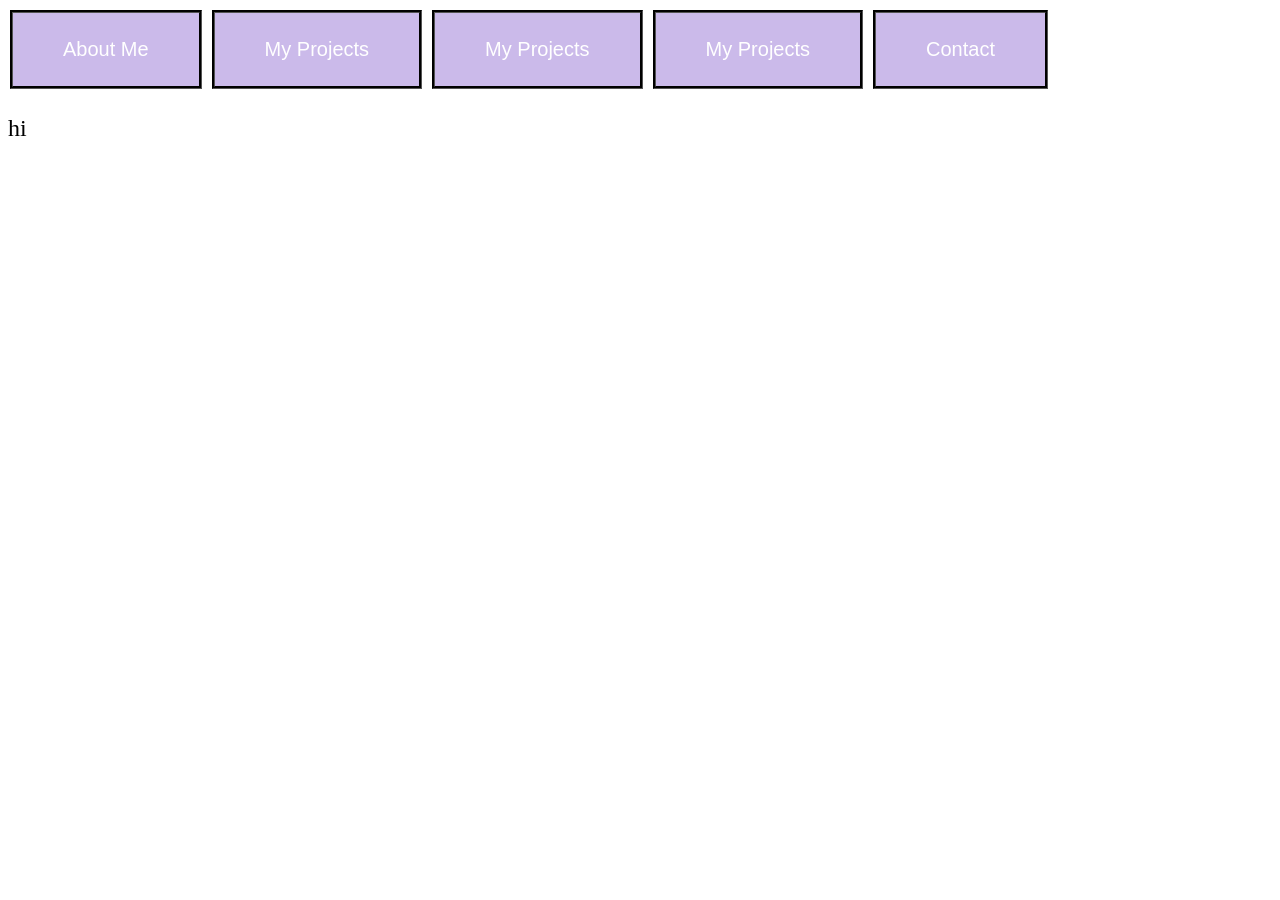
<file: MainFiles/contact.html>
<!DOCTYPE html>
<html>
    <header>
        <!--Set page icon-->
        <link rel="icon" type="image/x-icon" href="./favicon.ico">
        <!--Buttons to navigate pages-->
        <button class="button" id="main"><a href = "index.html"><p>About Me</p></a></button>
        <button class="button" id="main"><a href = "projects.html"><p>My Projects</p></a></button>
        <button class="button" id="main"><a href = "projects.html"><p>My Projects</p></a></button>
        <button class="button" id="main"><a href = "projects.html"><p>My Projects</p></a></button>
        <button class="button" id="main"><a href = "contact.html"><p>Contact</p></a></button>
        <!--Set title and import CSS-->
        <title>Skylar Bleau</title>
        <link href="styles.css" rel="stylesheet" type="text/css">
    </header>

    <body>
        <p>hi</p>
    </body>

    <footer>

    </footer>
</html>
</file>
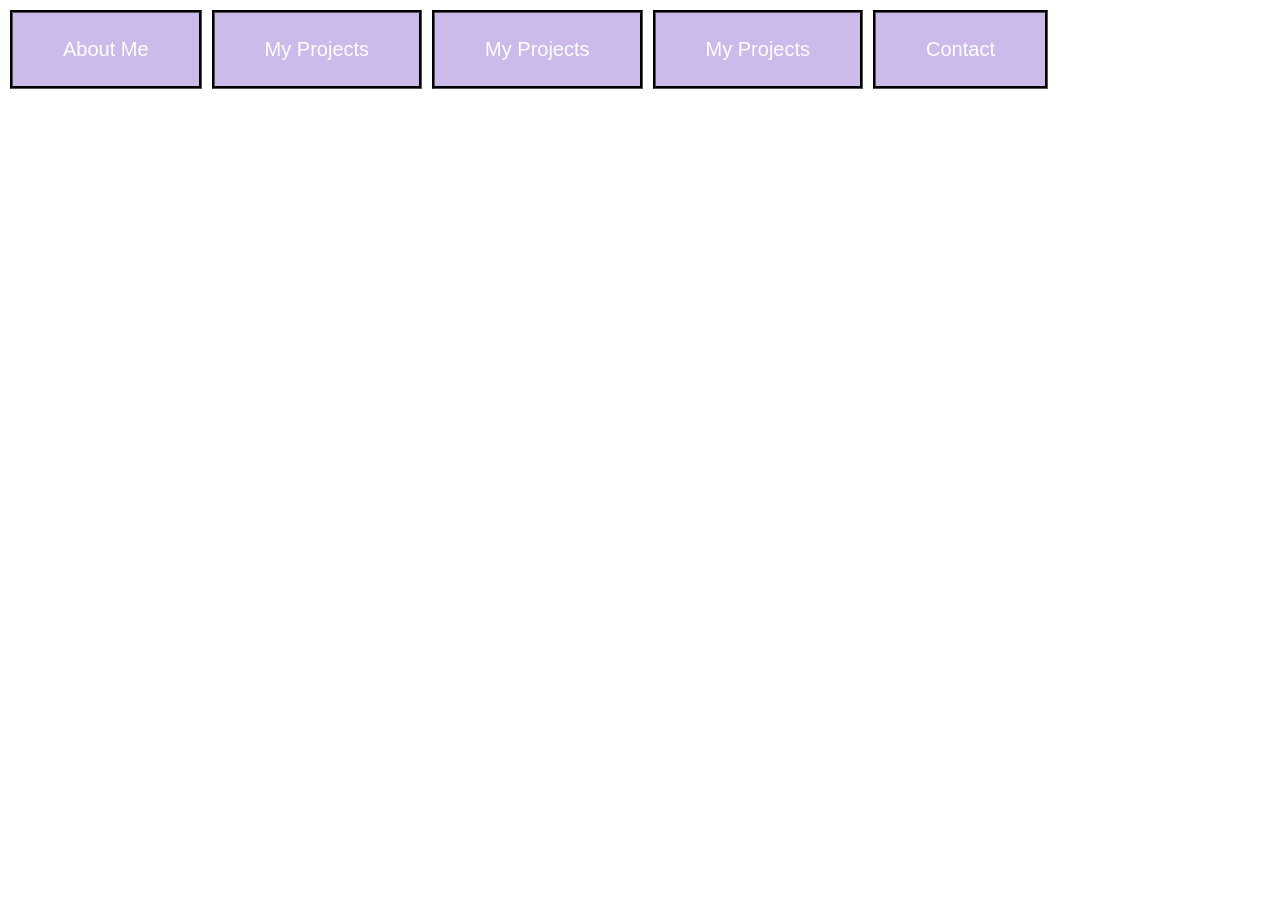
<file: MainFiles/projects.html>
<!DOCTYPE html>
<html>
    <header>
        <!--Set page icon-->
        <link rel="icon" type="image/x-icon" href="./favicon.ico">
        <!--Buttons to navigate pages-->
        <button class="button" id="main"><a href = "index.html"><p>About Me</p></a></button>
        <button class="button" id="main"><a href = "projects.html"><p>My Projects</p></a></button>
        <button class="button" id="main"><a href = "projects.html"><p>My Projects</p></a></button>
        <button class="button" id="main"><a href = "projects.html"><p>My Projects</p></a></button>
        <button class="button" id="main"><a href = "contact.html"><p>Contact</p></a></button>
        <!--Set title and import CSS-->
        <title>Skylar Bleau</title>
        <link href="styles.css" rel="stylesheet" type="text/css">
    </header>

    <body>
        <!--nurture iframe-->
        <iframe src="https://discord.com/widget?id=996903185685946490&theme=dark" width="350" height="500" allowtransparency="true" frameborder="0" sandbox="allow-popups allow-popups-to-escape-sandbox allow-same-origin allow-scripts"></iframe>
    </body>

    <footer>

    </footer>
</html>
</file>
<file: styles.css>
/* ==========================================================================
   SKYLAR BLEAU — SOFTWARE ENGINEERING PORTFOLIO
   Anime-Esque Illustrated Meadow & Evergreen Theme | Zero-Lag GPU Engine
   ========================================================================== */

@import url('https://fonts.googleapis.com/css2?family=Fraunces:opsz,wght@9..144,600;9..144,700&family=Inter:wght@400;500;600;700&family=JetBrains+Mono:wght@400;500;600&display=swap');

:root {
  /* Evergreen & Cel-Shaded Meadow Palette */
  --bg-base: #09110d;
  --bg-surface: #0f1c15;
  --bg-elevated: #15271d;
  --bg-interactive: #1c3326;

  /* Borders & Dividers */
  --border-subtle: #21382b;
  --border-strong: #345844;
  --border-accent: #569e74;

  /* Anime Sky & Meadow Accents */
  --meadow-green: #58b37c;
  --meadow-light: #8ee0ad;
  --sunlit-sage: #d4f2de;
  --sky-cyan: #7dd3fc;
  --sun-gold: #fde68a;

  /* Typography */
  --text-main: #f3f7f4;
  --text-body: #bfd0c5;
  --text-muted: #829c8c;

  /* Layout & Motion */
  --max-width: 1160px;
  --radius-sm: 6px;
  --radius-md: 10px;
  --radius-lg: 14px;
  --ease-out: cubic-bezier(0.16, 1, 0.3, 1);

  /* ========================================================================
     ANIME-ESQUE ILLUSTRATED LANDSCAPE SCENES (Crisp 4K Vector Data URIs)
     ======================================================================== */

  /* Scene 1: Sunlit Alpine Meadow & Cumulus Sky (Education Card) */
  --scene-alpine-meadow: url("data:image/svg+xml;utf8,<svg xmlns='http://www.w3.org/2000/svg' viewBox='0 0 1200 320' preserveAspectRatio='xMidYMid slice'><defs><linearGradient id='sky1' x1='0' y1='0' x2='0' y2='1'><stop offset='0%' stop-color='%231d4ed8'/><stop offset='45%' stop-color='%2338bdf8'/><stop offset='82%' stop-color='%23bae6fd'/><stop offset='100%' stop-color='%23fef3c7'/></linearGradient><linearGradient id='hill1' x1='0' y1='0' x2='0' y2='1'><stop offset='0%' stop-color='%2334d399'/><stop offset='100%' stop-color='%23065f46'/></linearGradient><linearGradient id='hill2' x1='0' y1='0' x2='0' y2='1'><stop offset='0%' stop-color='%2310b981'/><stop offset='100%' stop-color='%23064e3b'/></linearGradient><linearGradient id='ray' x1='0' y1='0' x2='0.3' y2='1'><stop offset='0%' stop-color='%23fef9c3' stop-opacity='0.45'/><stop offset='100%' stop-color='%23fef9c3' stop-opacity='0'/></linearGradient></defs><rect width='1200' height='320' fill='url(%23sky1)'/><circle cx='920' cy='88' r='56' fill='%23fef08a' opacity='0.85'/><g fill='%23ffffff' opacity='0.92'><circle cx='240' cy='135' r='48'/><circle cx='295' cy='120' r='64'/><circle cx='365' cy='130' r='52'/><circle cx='420' cy='145' r='38'/><circle cx='760' cy='115' r='55'/><circle cx='830' cy='105' r='70'/><circle cx='910' cy='120' r='58'/><circle cx='980' cy='135' r='44'/></g><g fill='%23cbd5e1' opacity='0.55'><ellipse cx='320' cy='158' rx='125' ry='22'/><ellipse cx='860' cy='148' rx='145' ry='24'/></g><polygon points='0,230 190,115 390,230' fill='%233b82f6' opacity='0.35'/><polygon points='280,235 540,95 790,235' fill='%231e40af' opacity='0.32'/><polygon points='680,235 960,110 1200,235' fill='%232563eb' opacity='0.3'/><polygon points='840,0 980,0 1120,320 710,320' fill='url(%23ray)'/><polygon points='580,0 690,0 820,320 460,320' fill='url(%23ray)'/><path d='M0,215 Q320,145 680,205 T1200,175 L1200,320 L0,320 Z' fill='url(%23hill1)'/><path d='M0,245 Q420,190 820,235 T1200,210 L1200,320 L0,320 Z' fill='url(%23hill2)'/><path d='M0,278 Q600,240 1200,275 L1200,320 L0,320 Z' fill='%2309110d'/></svg>");

  /* Scene 2: Sunbeams Through Ancient Forest Shrine (nurture.how Card) */
  --scene-forest-sunbeams: url("data:image/svg+xml;utf8,<svg xmlns='http://www.w3.org/2000/svg' viewBox='0 0 900 280' preserveAspectRatio='xMidYMid slice'><defs><linearGradient id='fsky' x1='0' y1='0' x2='1' y2='1'><stop offset='0%' stop-color='%23064e3b'/><stop offset='50%' stop-color='%230d9488'/><stop offset='100%' stop-color='%23a7f3d0'/></linearGradient><linearGradient id='beam' x1='0' y1='0' x2='0.4' y2='1'><stop offset='0%' stop-color='%23fde68a' stop-opacity='0.5'/><stop offset='100%' stop-color='%236ee7b7' stop-opacity='0'/></linearGradient></defs><rect width='900' height='280' fill='url(%23fsky)'/><polygon points='120,0 240,0 440,280 260,280' fill='url(%23beam)'/><polygon points='380,0 520,0 720,280 510,280' fill='url(%23beam)'/><polygon points='640,0 740,0 900,280 760,280' fill='url(%23beam)'/><g fill='%23065f46' opacity='0.75'><polygon points='80,25 30,190 130,190'/><polygon points='210,45 155,210 265,210'/><polygon points='720,30 660,200 780,200'/><polygon points='830,50 775,215 885,215'/></g><path d='M0,185 Q240,135 510,180 T900,155 L900,280 L0,280 Z' fill='%23047857'/><path d='M0,220 Q360,175 680,215 T900,200 L900,280 L0,280 Z' fill='%23064e3b'/><g fill='%23fde047' opacity='0.85'><circle cx='220' cy='210' r='3'/><circle cx='340' cy='195' r='2.5'/><circle cx='490' cy='225' r='3.5'/><circle cx='610' cy='180' r='2.5'/><circle cx='740' cy='205' r='3'/></g><path d='M0,250 Q450,225 900,255 L900,280 L0,280 Z' fill='%2309110d'/></svg>");

  /* Scene 3: Twilight Starlit Azalea Blossom Meadow (Azalea Card) */
  --scene-twilight-meadow: url("data:image/svg+xml;utf8,<svg xmlns='http://www.w3.org/2000/svg' viewBox='0 0 900 280' preserveAspectRatio='xMidYMid slice'><defs><linearGradient id='tsky' x1='0' y1='0' x2='0' y2='1'><stop offset='0%' stop-color='%231e1b4b'/><stop offset='50%' stop-color='%233b0764'/><stop offset='85%' stop-color='%237e22ce'/><stop offset='100%' stop-color='%23f0abfc'/></linearGradient><linearGradient id='thill' x1='0' y1='0' x2='0' y2='1'><stop offset='0%' stop-color='%2334d399'/><stop offset='100%' stop-color='%23064e3b'/></linearGradient></defs><rect width='900' height='280' fill='url(%23tsky)'/><circle cx='730' cy='72' r='36' fill='%23fef9c3' opacity='0.92'/><circle cx='744' cy='64' r='30' fill='%232e1065'/><g fill='%23ffffff' opacity='0.8'><circle cx='140' cy='50' r='2'/><circle cx='280' cy='35' r='1.5'/><circle cx='420' cy='68' r='2.2'/><circle cx='560' cy='42' r='1.8'/><circle cx='820' cy='95' r='2'/></g><g fill='%23e9d5ff' opacity='0.35'><ellipse cx='260' cy='130' rx='130' ry='22'/><ellipse cx='640' cy='140' rx='150' ry='20'/></g><path d='M0,185 Q260,130 540,185 T900,155 L900,280 L0,280 Z' fill='%23115e59' opacity='0.85'/><path d='M0,215 Q380,175 720,218 T900,195 L900,280 L0,280 Z' fill='url(%23thill)'/><g fill='%23f472b6' opacity='0.9'><circle cx='180' cy='225' r='3.5'/><circle cx='290' cy='215' r='3'/><circle cx='460' cy='230' r='4'/><circle cx='630' cy='218' r='3'/><circle cx='780' cy='228' r='3.5'/></g><path d='M0,250 Q450,225 900,255 L900,280 L0,280 Z' fill='%2309110d'/></svg>");
}

*, *::before, *::after {
  box-sizing: border-box;
  margin: 0;
  padding: 0;
}

html {
  scroll-behavior: smooth;
  font-family: 'Inter', -apple-system, BlinkMacSystemFont, sans-serif;
  color: var(--text-main);
  background-color: var(--bg-base);
  line-height: 1.6;
  -webkit-font-smoothing: antialiased;
}

body {
  min-height: 100vh;
  overflow-x: hidden;
  background-color: var(--bg-base);
  color: var(--text-main);
}

img {
  max-width: 100%;
  display: block;
  user-select: none;
  -webkit-user-drag: none;
}

a {
  color: inherit;
  text-decoration: none;
  transition: color 0.2s ease, border-color 0.2s ease, background-color 0.2s ease;
}

/* ==========================================================================
   TOP NAVIGATION BAR
   ========================================================================== */
.site-header {
  position: sticky;
  top: 0;
  z-index: 100;
  background-color: rgba(9, 17, 13, 0.95);
  border-bottom: 1px solid var(--border-subtle);
}

.nav-container {
  max-width: var(--max-width);
  margin: 0 auto;
  padding: 0 24px;
  height: 68px;
  display: flex;
  align-items: center;
  justify-content: space-between;
}

.brand {
  display: flex;
  align-items: center;
  gap: 12px;
  font-weight: 700;
  font-size: 1.05rem;
  letter-spacing: -0.01em;
  color: var(--text-main);
}

.brand img {
  width: 32px;
  height: 32px;
  border-radius: var(--radius-sm);
  border: 1px solid var(--border-strong);
  object-fit: cover;
}

.brand-meta {
  font-family: 'JetBrains Mono', monospace;
  font-size: 0.75rem;
  font-weight: 400;
  color: var(--text-muted);
  padding-left: 10px;
  border-left: 1px solid var(--border-subtle);
}

.nav-links {
  display: flex;
  align-items: center;
  gap: 6px;
  list-style: none;
}

.nav-link {
  padding: 8px 16px;
  border-radius: var(--radius-sm);
  font-size: 0.9rem;
  font-weight: 500;
  color: var(--text-body);
  border: 1px solid transparent;
}

.nav-link:hover {
  color: var(--text-main);
  background-color: var(--bg-surface);
  border-color: var(--border-subtle);
}

.nav-link.active {
  color: var(--text-main);
  background-color: var(--bg-elevated);
  border-color: var(--border-accent);
}

/* ==========================================================================
   ANIME-ESQUE PAINTED MEADOW & PINE HERO BANNER
   ========================================================================== */
.meadow-banner {
  position: relative;
  overflow: hidden;
  border-bottom: 1px solid var(--border-subtle);
  background-color: #0d2118;
}

.anime-backdrop-svg {
  position: absolute;
  inset: 0;
  width: 100%;
  height: 100%;
  object-fit: cover;
  pointer-events: none;
  z-index: 0;
}

/* Gentle GPU-Composited Cloud Drift (Zero CPU/Repaint Overhead) */
.cloud-drift-slow {
  will-change: transform;
  animation: driftClouds 26s ease-in-out infinite alternate;
}

.cloud-drift-fast {
  will-change: transform;
  animation: driftClouds 18s ease-in-out infinite alternate-reverse;
}

@keyframes driftClouds {
  0% { transform: translate3d(-18px, 0, 0); }
  100% { transform: translate3d(18px, 0, 0); }
}

/* Readability Scrim Over Illustrated Landscape */
.meadow-scrim {
  position: absolute;
  inset: 0;
  background:
    linear-gradient(90deg, rgba(9, 17, 13, 0.88) 0%, rgba(9, 17, 13, 0.68) 55%, rgba(9, 17, 13, 0.38) 100%),
    linear-gradient(180deg, rgba(9, 17, 13, 0.25) 0%, rgba(9, 17, 13, 0.6) 75%, #09110d 100%);
  pointer-events: none;
  z-index: 1;
}

.hero-inner {
  max-width: var(--max-width);
  margin: 0 auto;
  padding: 76px 24px 88px;
  display: grid;
  grid-template-columns: 1fr 280px;
  gap: 48px;
  align-items: center;
  position: relative;
  z-index: 2;
}

.kicker {
  display: inline-flex;
  align-items: center;
  gap: 8px;
  font-family: 'JetBrains Mono', monospace;
  font-size: 0.78rem;
  font-weight: 600;
  text-transform: uppercase;
  letter-spacing: 0.08em;
  color: var(--meadow-light);
  margin-bottom: 14px;
}

.hero-title {
  font-family: 'Fraunces', Georgia, serif;
  font-size: clamp(2.25rem, 4.2vw, 3.35rem);
  font-weight: 700;
  line-height: 1.12;
  letter-spacing: -0.02em;
  color: var(--text-main);
  margin-bottom: 18px;
  text-shadow: 0 4px 20px rgba(0, 0, 0, 0.5);
}

.hero-lead {
  font-size: 1.06rem;
  color: #d6e4dc;
  max-width: 660px;
  margin-bottom: 28px;
}

.hero-lead strong {
  color: #ffffff;
  font-weight: 600;
}

.meta-strip {
  display: flex;
  flex-wrap: wrap;
  gap: 10px;
  margin-bottom: 28px;
}

.meta-item {
  display: inline-flex;
  align-items: center;
  gap: 8px;
  padding: 6px 12px;
  background-color: rgba(15, 28, 21, 0.92);
  border: 1px solid var(--border-strong);
  border-radius: var(--radius-sm);
  font-size: 0.84rem;
  font-weight: 500;
  color: var(--sunlit-sage);
}

.meta-item i {
  color: var(--meadow-green);
}

.btn-row {
  display: flex;
  flex-wrap: wrap;
  gap: 12px;
}

.btn {
  display: inline-flex;
  align-items: center;
  gap: 8px;
  padding: 11px 20px;
  border-radius: var(--radius-sm);
  font-size: 0.9rem;
  font-weight: 600;
  cursor: pointer;
  transition: transform 0.2s var(--ease-out), background-color 0.2s ease, border-color 0.2s ease;
}

.btn:hover {
  transform: translate3d(0, -2px, 0);
}

.btn-primary {
  background-color: var(--meadow-green);
  color: #051009;
  border: 1px solid var(--meadow-light);
}

.btn-primary:hover {
  background-color: var(--meadow-light);
}

.btn-outline {
  background-color: rgba(15, 28, 21, 0.9);
  color: var(--text-main);
  border: 1px solid var(--border-strong);
}

.btn-outline:hover {
  background-color: var(--bg-interactive);
  border-color: var(--meadow-light);
}

/* Portrait Card */
.portrait-card {
  background-color: rgba(15, 28, 21, 0.95);
  border: 1px solid var(--border-strong);
  border-radius: var(--radius-lg);
  padding: 12px;
  box-shadow: 0 20px 44px rgba(0, 0, 0, 0.55);
}

.portrait-card img {
  width: 100%;
  height: 260px;
  object-fit: cover;
  border-radius: var(--radius-md);
  margin-bottom: 12px;
}

.portrait-caption {
  display: flex;
  justify-content: space-between;
  align-items: center;
  font-family: 'JetBrains Mono', monospace;
  font-size: 0.76rem;
  color: var(--sunlit-sage);
  padding: 0 4px;
}

/* ==========================================================================
   MAIN CONTAINER & SECTIONS
   ========================================================================== */
.container {
  max-width: var(--max-width);
  margin: 0 auto;
  padding: 56px 24px 88px;
}

.section {
  margin-bottom: 72px;
}

.section:last-child {
  margin-bottom: 0;
}

.section-header {
  display: flex;
  justify-content: space-between;
  align-items: flex-end;
  flex-wrap: wrap;
  gap: 16px;
  padding-bottom: 16px;
  margin-bottom: 28px;
  border-bottom: 1px solid var(--border-subtle);
}

.section-title {
  font-family: 'Fraunces', Georgia, serif;
  font-size: clamp(1.55rem, 2.8vw, 2rem);
  font-weight: 600;
  color: var(--text-main);
  letter-spacing: -0.01em;
}

.section-subtitle {
  font-size: 0.92rem;
  color: var(--text-muted);
}

/* ==========================================================================
   ARCHITECTURAL CARDS & ANIME LANDSCAPE BANNERS
   ========================================================================== */
.grid-2 {
  display: grid;
  grid-template-columns: repeat(2, 1fr);
  gap: 24px;
}

.grid-3 {
  display: grid;
  grid-template-columns: repeat(3, 1fr);
  gap: 20px;
}

.card {
  background-color: var(--bg-surface);
  border: 1px solid var(--border-subtle);
  border-radius: var(--radius-md);
  padding: 28px;
  transition: transform 0.25s var(--ease-out), border-color 0.25s ease, background-color 0.25s ease;
}

.card:hover {
  transform: translate3d(0, -3px, 0);
  border-color: var(--border-accent);
  background-color: var(--bg-elevated);
}

.card-photo-banner {
  height: 165px;
  margin: -28px -28px 22px -28px;
  border-radius: var(--radius-md) var(--radius-md) 0 0;
  background-image: var(--scene-alpine-meadow);
  background-size: cover;
  background-position: center bottom;
  border-bottom: 1px solid var(--border-subtle);
  position: relative;
}

.card-photo-banner.forest-scene {
  background-image: var(--scene-forest-sunbeams);
}

.card-photo-banner.twilight-scene {
  background-image: var(--scene-twilight-meadow);
}

/* Education Split Layout */
.edu-grid {
  display: grid;
  grid-template-columns: 1.4fr 1fr;
  gap: 28px;
  align-items: start;
}

.degree-box {
  background-color: var(--bg-base);
  border: 1px solid var(--border-subtle);
  border-left: 3px solid var(--meadow-green);
  border-radius: var(--radius-sm);
  padding: 16px 18px;
  margin-bottom: 12px;
}

.degree-box:last-child {
  margin-bottom: 0;
}

.degree-box h4 {
  font-size: 1rem;
  font-weight: 600;
  color: var(--text-main);
  margin-bottom: 4px;
}

.degree-box p {
  font-size: 0.86rem;
  color: var(--text-muted);
}

/* Experience List */
.exp-list {
  display: flex;
  flex-direction: column;
  gap: 20px;
}

.exp-header {
  display: flex;
  justify-content: space-between;
  align-items: baseline;
  flex-wrap: wrap;
  gap: 12px;
  margin-bottom: 12px;
}

.exp-role {
  font-size: 1.18rem;
  font-weight: 700;
  color: var(--text-main);
}

.exp-org {
  color: var(--meadow-light);
  font-weight: 600;
}

.exp-date {
  font-family: 'JetBrains Mono', monospace;
  font-size: 0.8rem;
  color: var(--sunlit-sage);
  background-color: var(--bg-base);
  border: 1px solid var(--border-subtle);
  padding: 4px 10px;
  border-radius: var(--radius-sm);
}

.clean-list {
  list-style: none;
  display: flex;
  flex-direction: column;
  gap: 8px;
  color: var(--text-body);
  font-size: 0.94rem;
}

.clean-list li {
  position: relative;
  padding-left: 18px;
}

.clean-list li::before {
  content: '';
  position: absolute;
  left: 0;
  top: 9px;
  width: 6px;
  height: 6px;
  border-radius: 50%;
  background-color: var(--meadow-green);
}

.tag-list {
  display: flex;
  flex-wrap: wrap;
  gap: 8px;
  margin-top: 16px;
}

.tag {
  font-family: 'JetBrains Mono', monospace;
  font-size: 0.76rem;
  padding: 4px 10px;
  border-radius: var(--radius-sm);
  background-color: var(--bg-base);
  border: 1px solid var(--border-subtle);
  color: var(--sunlit-sage);
}

/* ==========================================================================
   PROJECTS LAYOUT
   ========================================================================== */
.project-row {
  display: grid;
  grid-template-columns: 280px 1fr;
  gap: 32px;
  align-items: start;
  margin-bottom: 28px;
}

.project-media-box {
  background-color: var(--bg-base);
  border: 1px solid var(--border-subtle);
  border-radius: var(--radius-md);
  padding: 16px;
  display: flex;
  flex-direction: column;
  align-items: center;
  gap: 14px;
}

.project-thumb {
  width: 180px;
  height: 180px;
  object-fit: cover;
  border-radius: var(--radius-md);
  border: 1px solid var(--border-strong);
}

.discord-widget-frame {
  width: 100%;
  height: 380px;
  border: 1px solid var(--border-strong);
  border-radius: var(--radius-sm);
}

/* ==========================================================================
   AZALEA INTERACTIVE COMMAND SANDBOX
   ========================================================================== */
.sandbox-wrapper {
  background-color: var(--bg-surface);
  border: 1px solid var(--border-strong);
  border-radius: var(--radius-md);
  overflow: hidden;
  margin-bottom: 36px;
}

.sandbox-header {
  display: flex;
  justify-content: space-between;
  align-items: center;
  flex-wrap: wrap;
  gap: 12px;
  padding: 14px 20px;
  background-color: var(--bg-base);
  border-bottom: 1px solid var(--border-subtle);
}

.sandbox-title {
  display: flex;
  align-items: center;
  gap: 10px;
  font-family: 'JetBrains Mono', monospace;
  font-size: 0.88rem;
  font-weight: 600;
  color: var(--text-main);
}

.sandbox-badge {
  display: inline-flex;
  align-items: center;
  gap: 8px;
  font-family: 'JetBrains Mono', monospace;
  font-size: 0.76rem;
  color: var(--meadow-light);
  background-color: var(--bg-surface);
  border: 1px solid var(--border-subtle);
  padding: 4px 10px;
  border-radius: var(--radius-sm);
}

.status-indicator {
  width: 7px;
  height: 7px;
  border-radius: 50%;
  background-color: var(--meadow-green);
}

.sandbox-grid {
  display: grid;
  grid-template-columns: 280px 1fr;
  min-height: 390px;
}

.sandbox-sidebar {
  background-color: #0b140f;
  border-right: 1px solid var(--border-subtle);
  padding: 16px;
  display: flex;
  flex-direction: column;
  gap: 12px;
}

.filter-tabs {
  display: flex;
  flex-wrap: wrap;
  gap: 6px;
}

.filter-tab {
  appearance: none;
  background-color: var(--bg-surface);
  border: 1px solid var(--border-subtle);
  color: var(--text-muted);
  font-family: 'Inter', sans-serif;
  font-size: 0.74rem;
  font-weight: 600;
  padding: 5px 10px;
  border-radius: var(--radius-sm);
  cursor: pointer;
  transition: background-color 0.15s ease, color 0.15s ease, border-color 0.15s ease;
}

.filter-tab:hover,
.filter-tab.active {
  background-color: var(--bg-interactive);
  color: var(--text-main);
  border-color: var(--meadow-green);
}

.cmd-list {
  display: flex;
  flex-direction: column;
  gap: 6px;
}

.cmd-item-btn {
  appearance: none;
  width: 100%;
  text-align: left;
  background-color: var(--bg-surface);
  border: 1px solid var(--border-subtle);
  border-radius: var(--radius-sm);
  padding: 10px 12px;
  cursor: pointer;
  transition: background-color 0.15s ease, border-color 0.15s ease;
}

.cmd-item-btn:hover {
  background-color: var(--bg-elevated);
  border-color: var(--border-strong);
}

.cmd-item-btn.active {
  background-color: var(--bg-interactive);
  border-color: var(--meadow-green);
}

.cmd-item-name {
  display: block;
  font-family: 'JetBrains Mono', monospace;
  font-size: 0.82rem;
  font-weight: 600;
  color: var(--meadow-light);
}

.cmd-item-desc {
  display: block;
  font-size: 0.75rem;
  color: var(--text-muted);
  margin-top: 2px;
}

/* Right Output Pane */
.sandbox-main {
  padding: 20px;
  display: flex;
  flex-direction: column;
  justify-content: space-between;
  background-color: var(--bg-surface);
}

.bot-msg-row {
  display: flex;
  align-items: flex-start;
  gap: 14px;
}

.bot-avatar {
  width: 42px !important;
  height: 42px !important;
  min-width: 42px;
  border-radius: 50%;
  object-fit: cover;
  border: 1px solid var(--border-strong);
}

.bot-msg-body {
  flex: 1;
  min-width: 0;
}

.bot-msg-meta {
  display: flex;
  align-items: center;
  flex-wrap: wrap;
  gap: 8px;
  margin-bottom: 8px;
}

.bot-name {
  font-weight: 700;
  font-size: 0.94rem;
  color: var(--text-main);
}

.bot-badge {
  font-family: 'JetBrains Mono', monospace;
  font-size: 0.65rem;
  font-weight: 600;
  background-color: #3b5545;
  color: var(--text-main);
  padding: 2px 6px;
  border-radius: 4px;
}

.bot-cmd-pill {
  font-family: 'JetBrains Mono', monospace;
  font-size: 0.76rem;
  color: var(--meadow-light);
  background-color: var(--bg-base);
  border: 1px solid var(--border-subtle);
  padding: 2px 8px;
  border-radius: 4px;
}

.bot-embed-box {
  background-color: var(--bg-base);
  border: 1px solid var(--border-subtle);
  border-left: 4px solid var(--meadow-green);
  border-radius: var(--radius-sm);
  padding: 16px 18px;
}

.bot-embed-title {
  font-weight: 700;
  font-size: 1.02rem;
  color: var(--text-main);
  margin-bottom: 6px;
}

.bot-embed-desc {
  font-size: 0.88rem;
  color: var(--text-body);
  margin-bottom: 14px;
}

.bot-embed-grid {
  display: grid;
  grid-template-columns: repeat(2, 1fr);
  gap: 10px;
  margin-bottom: 14px;
}

.bot-field {
  background-color: var(--bg-surface);
  border: 1px solid var(--border-subtle);
  border-radius: var(--radius-sm);
  padding: 10px 12px;
}

.bot-field-label {
  display: block;
  font-family: 'JetBrains Mono', monospace;
  font-size: 0.72rem;
  text-transform: uppercase;
  color: var(--text-muted);
  margin-bottom: 3px;
}

.bot-field-val {
  font-size: 0.86rem;
  font-weight: 500;
  color: var(--text-main);
}

.bot-embed-footer {
  display: flex;
  justify-content: space-between;
  align-items: center;
  flex-wrap: wrap;
  gap: 10px;
  padding-top: 10px;
  border-top: 1px solid var(--border-subtle);
  font-family: 'JetBrains Mono', monospace;
  font-size: 0.74rem;
  color: var(--text-muted);
}

.sandbox-input-form {
  margin-top: 16px;
  display: flex;
  align-items: center;
  gap: 10px;
  background-color: var(--bg-base);
  border: 1px solid var(--border-strong);
  border-radius: var(--radius-sm);
  padding: 8px 12px;
}

.sandbox-input-form input {
  flex: 1;
  background: transparent;
  border: none;
  outline: none;
  color: var(--text-main);
  font-family: 'JetBrains Mono', monospace;
  font-size: 0.84rem;
}

.sandbox-btn {
  appearance: none;
  background-color: var(--meadow-green);
  color: #06100a;
  border: none;
  padding: 6px 14px;
  border-radius: 4px;
  font-family: 'Inter', sans-serif;
  font-size: 0.8rem;
  font-weight: 600;
  cursor: pointer;
}

.sandbox-btn:hover {
  background-color: var(--meadow-light);
}

/* ==========================================================================
   CONTACT / PROFILES GRID
   ========================================================================== */
.contact-grid {
  display: grid;
  grid-template-columns: repeat(auto-fill, minmax(260px, 1fr));
  gap: 18px;
}

.contact-item {
  display: flex;
  align-items: center;
  gap: 16px;
  padding: 20px;
}

.contact-icon {
  width: 48px;
  height: 48px;
  border-radius: var(--radius-sm);
  background-color: var(--bg-base);
  border: 1px solid var(--border-strong);
  display: flex;
  align-items: center;
  justify-content: center;
  font-size: 1.35rem;
  color: var(--meadow-light);
  flex-shrink: 0;
}

/* ==========================================================================
   GPU-ONLY SCROLL REVEAL
   ========================================================================== */
.reveal {
  opacity: 0;
  transform: translate3d(0, 16px, 0);
  transition: opacity 0.45s var(--ease-out), transform 0.45s var(--ease-out);
}

.reveal.visible {
  opacity: 1;
  transform: translate3d(0, 0, 0);
}

/* ==========================================================================
   FOOTER
   ========================================================================== */
.site-footer {
  border-top: 1px solid var(--border-subtle);
  background-color: #060b08;
  padding: 36px 24px;
  text-align: center;
  font-size: 0.86rem;
  color: var(--text-muted);
}

/* ==========================================================================
   RESPONSIVE BREAKPOINTS
   ========================================================================== */
@media (max-width: 900px) {
  .hero-inner,
  .edu-grid,
  .project-row,
  .sandbox-grid,
  .grid-2,
  .grid-3 {
    grid-template-columns: 1fr;
  }

  .portrait-card {
    max-width: 280px;
  }

  .sandbox-sidebar {
    border-right: none;
    border-bottom: 1px solid var(--border-subtle);
  }

  .cmd-list {
    display: grid;
    grid-template-columns: repeat(auto-fill, minmax(180px, 1fr));
  }
}

@media (max-width: 600px) {
  .nav-container {
    flex-direction: column;
    height: auto;
    padding: 12px 16px;
    gap: 10px;
  }

  .brand-meta {
    display: none;
  }

  .bot-embed-grid {
    grid-template-columns: 1fr;
  }
}
</file>
<file: MainFiles/styles.css>
/* Core Containers */
html{
  font-family: 'TeXGyreAdventorRegular';
  font-weight: 400;
  font-style: normal;
  font-size: 24px; 
  font-variant: normal; 
  line-height: 26.4px
}

body{
  background-image: url('https://img.freepik.com/free-vector/hand-painted-watercolor-pastel-sky-background_23-2148902621.jpg');
  background-repeat: no-repeat;
  background-size: cover;
}



/* Core Classes */
.flexible {
  position: relative;
  align-items: center;
  display: flex;
  flex-wrap: row wrap;
  justify-content: center;
  }

.button {
  background-color: #cbbaea;
  border: black;
  border-style: groove;
  color: white;
  padding: 5px 50px;
  text-align: center;
  text-decoration: none;
  display: inline-block;
  font-size: 20px;
  margin: 2px 2px;
  cursor: pointer;
  position: relative;
}

#header {
  text-align: center;
  display: inline;
  }

#main {
  text-align: center;
  display: inline;
}

#footer {
  text-align: center;
  display: inline;
  }



/* Item Specific IDs */
#about_me_image {
  display: flex;
  text-align: center;
  display: block;
  margin-left: auto;
  margin-right: auto;
  width: 50%;
}
 /* unvisited link */
 a:link {
  color: white;
  text-decoration: none;
}
/* visited link */
a:visited {
  color: rgb(111, 136, 247);
  text-decoration: none;
}
/* mouse over link */
a:hover {
  color: hotpink;
  text-decoration: none;
}

/* selected link */
a:active {
  color: rgb(0, 0, 0);
  text-decoration: none;
} 

/* about me (first page) */
#about_me_image:hover{
  transition-property: color;
  transition-timing-function: ease-in-out;
  transition-duration: 3s;
  filter: invert(1);
}

.text_chunk{
  background-color: rgb(198, 156, 236);
  color: white;
  box-shadow: 2px 2px 20px 23px #7fecad;
  display: flex;
  text-align: center;
  display: block;
  margin-left: auto;
  margin-right: auto;
  width: 50%;
  border-radius: 5%;
}
</file>
